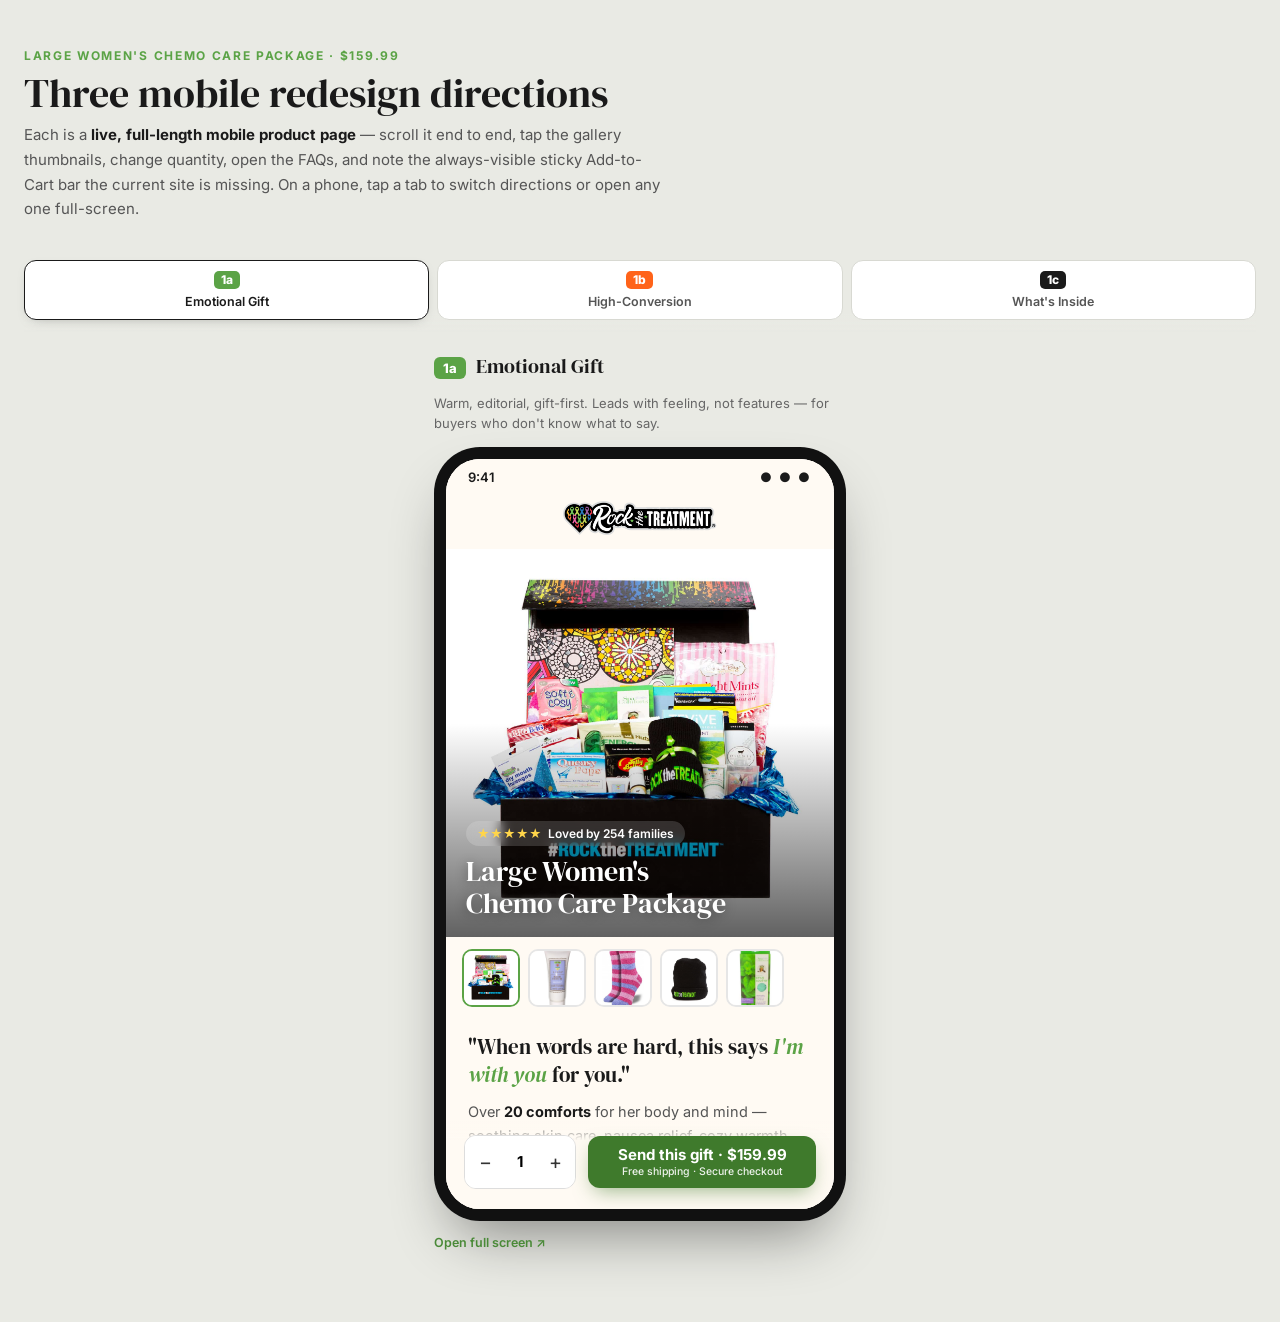
<file: index.html>
<!DOCTYPE html>
<html lang="en">
<head>
<meta charset="utf-8">
<meta name="viewport" content="width=device-width, initial-scale=1, viewport-fit=cover">
<title>Large Women's Chemo — Mobile Redesign Directions · Rock The Treatment</title>
<meta name="description" content="Three conversion-focused mobile redesign directions for the Large Women's Chemo Care Package, viewable side by side.">
<link rel="icon" href="data:image/svg+xml,%3Csvg%20xmlns=%27http://www.w3.org/2000/svg%27%20viewBox=%270%200%20100%20100%27%3E%3Crect%20width=%27100%27%20height=%27100%27%20rx=%2720%27%20fill=%27%235ba346%27/%3E%3Ctext%20x=%2750%27%20y=%2764%27%20font-family=%27Georgia,serif%27%20font-size=%2734%27%20font-weight=%27700%27%20text-anchor=%27middle%27%20fill=%27%23fff%27%3ERTT%3C/text%3E%3C/svg%3E">
<link rel="preconnect" href="https://fonts.googleapis.com">
<link rel="preconnect" href="https://fonts.gstatic.com" crossorigin>
<link href="https://fonts.googleapis.com/css2?family=DM+Serif+Display&family=Inter:wght@400;500;600;700;800&display=swap" rel="stylesheet">
<style>
  :root{
    --bg:#e9eae4; --ink:#1a1a1a; --muted:#555; --line:#d8d9d2;
    --a:#5ba346; --b:#ff6319; --c:#1a1a1a;
  }
  *{box-sizing:border-box}
  html,body{margin:0}
  body{
    background:var(--bg);
    font-family:'Inter',system-ui,-apple-system,sans-serif;
    color:var(--ink);
    -webkit-font-smoothing:antialiased;
  }
  a{color:var(--a);text-decoration:none}

  .wrap{max-width:1360px;margin:0 auto;padding:48px 24px 72px}

  .eyebrow{font-size:12px;font-weight:700;letter-spacing:.14em;text-transform:uppercase;color:var(--a)}
  h1.title{font-family:'DM Serif Display',Georgia,serif;font-weight:400;font-size:clamp(28px,5vw,40px);line-height:1.1;margin:8px 0 8px}
  .lead{font-size:15px;line-height:1.65;color:var(--muted);margin:0;max-width:640px}
  .lead strong{color:var(--ink)}

  /* Mobile tab switcher — hidden on wide screens where all three show at once. */
  .tabs{
    display:flex;gap:8px;margin:26px 0 20px;position:sticky;top:0;z-index:10;
    padding:12px 0;background:linear-gradient(180deg,var(--bg) 78%,rgba(233,234,228,0));
  }
  .tab{
    flex:1;border:1px solid var(--line);background:#fff;border-radius:12px;
    padding:10px 8px;cursor:pointer;font-family:inherit;text-align:center;line-height:1.15;
  }
  .tab .id{font-weight:800;font-size:12px;color:#fff;background:#999;padding:2px 7px;border-radius:5px;display:inline-block}
  .tab[data-tab="1a"] .id{background:var(--a)}
  .tab[data-tab="1b"] .id{background:var(--b)}
  .tab[data-tab="1c"] .id{background:var(--c)}
  .tab .nm{display:block;font-size:12.5px;font-weight:600;color:#555;margin-top:6px}
  .tab.is-active{border-color:var(--ink);box-shadow:0 4px 14px -8px rgba(0,0,0,.4)}
  .tab.is-active .nm{color:var(--ink)}

  .frames{display:flex;flex-wrap:wrap;gap:40px;justify-content:center}

  .frame{display:flex;flex-direction:column;gap:14px;width:412px;max-width:100%}
  .frame .label{display:flex;align-items:baseline;gap:10px}
  .frame .label .id{font-weight:800;font-size:13px;color:#fff;padding:3px 9px;border-radius:6px}
  .frame[data-panel="1a"] .label .id{background:var(--a)}
  .frame[data-panel="1b"] .label .id{background:var(--b)}
  .frame[data-panel="1c"] .label .id{background:var(--c)}
  .frame .label .nm{font-family:'DM Serif Display',serif;font-size:20px;color:var(--ink)}
  .frame .desc{font-size:13px;line-height:1.5;color:#666;margin:0}

  .device{
    width:100%;background:#111;border-radius:46px;padding:12px;
    box-shadow:0 30px 60px -20px rgba(0,0,0,.45);
  }
  .device iframe{
    width:100%;height:812px;border:0;border-radius:34px;background:#fff;display:block;
  }
  .open{font-size:12.5px;font-weight:600;color:#4a8a38}
  .open:hover{text-decoration:underline}

  /* Phones/tablets: one phone at a time via tabs. */
  @media (max-width:1299px){
    .frames .frame{display:none}
    .frames .frame.is-active{display:flex}
    .device iframe{height:min(760px, calc(100vh - 150px))}
  }
  /* Wide desktop: show all three, hide the tab switcher. */
  @media (min-width:1300px){
    .tabs{display:none}
    .frames .frame{display:flex !important}
  }
  @media (max-width:460px){
    .wrap{padding:32px 14px 56px}
    .device{border-radius:40px;padding:10px}
    .device iframe{border-radius:30px}
  }
</style>
</head>
<body>
<div class="wrap">
  <div class="eyebrow">Large Women's Chemo Care Package · $159.99</div>
  <h1 class="title">Three mobile redesign directions</h1>
  <p class="lead">Each is a <strong>live, full-length mobile product page</strong> — scroll it end to end, tap the gallery thumbnails, change quantity, open the FAQs, and note the always-visible sticky Add-to-Cart bar the current site is missing. On a phone, tap a tab to switch directions or open any one full-screen.</p>

  <div class="tabs" role="tablist" aria-label="Choose a redesign direction">
    <button class="tab is-active" data-tab="1a" role="tab" aria-selected="true"><span class="id">1a</span><span class="nm">Emotional Gift</span></button>
    <button class="tab" data-tab="1b" role="tab" aria-selected="false"><span class="id">1b</span><span class="nm">High-Conversion</span></button>
    <button class="tab" data-tab="1c" role="tab" aria-selected="false"><span class="id">1c</span><span class="nm">What's Inside</span></button>
  </div>

  <div class="frames">
    <div class="frame is-active" data-panel="1a">
      <div class="label"><span class="id">1a</span><span class="nm">Emotional Gift</span></div>
      <p class="desc">Warm, editorial, gift-first. Leads with feeling, not features — for buyers who don't know what to say.</p>
      <div class="device"><iframe src="1a.html" title="1a — Emotional Gift redesign" loading="lazy"></iframe></div>
      <a class="open" href="1a.html" target="_blank" rel="noopener">Open full screen ↗</a>
    </div>

    <div class="frame" data-panel="1b">
      <div class="label"><span class="id">1b</span><span class="nm">High-Conversion</span></div>
      <p class="desc">Punchy and direct. Value stack, live ship-cutoff urgency, price anchoring, bold orange CTA. Built for paid traffic.</p>
      <div class="device"><iframe src="1b.html" title="1b — High-Conversion redesign" loading="lazy"></iframe></div>
      <a class="open" href="1b.html" target="_blank" rel="noopener">Open full screen ↗</a>
    </div>

    <div class="frame" data-panel="1c">
      <div class="label"><span class="id">1c</span><span class="nm">What's Inside</span></div>
      <p class="desc">Transparency as trust. Shows the full haul up front so the $159.99 feels obviously worth it. Calm and confident.</p>
      <div class="device"><iframe src="1c.html" title="1c — What's Inside redesign" loading="lazy"></iframe></div>
      <a class="open" href="1c.html" target="_blank" rel="noopener">Open full screen ↗</a>
    </div>
  </div>
</div>

<script>
  (function(){
    var tabs = document.querySelectorAll('.tab');
    var frames = document.querySelectorAll('.frame');
    tabs.forEach(function(tab){
      tab.addEventListener('click', function(){
        var id = tab.getAttribute('data-tab');
        tabs.forEach(function(t){
          var on = t === tab;
          t.classList.toggle('is-active', on);
          t.setAttribute('aria-selected', on ? 'true' : 'false');
        });
        frames.forEach(function(f){
          f.classList.toggle('is-active', f.getAttribute('data-panel') === id);
        });
      });
    });
  })();
</script>
</body>
</html>
</file>
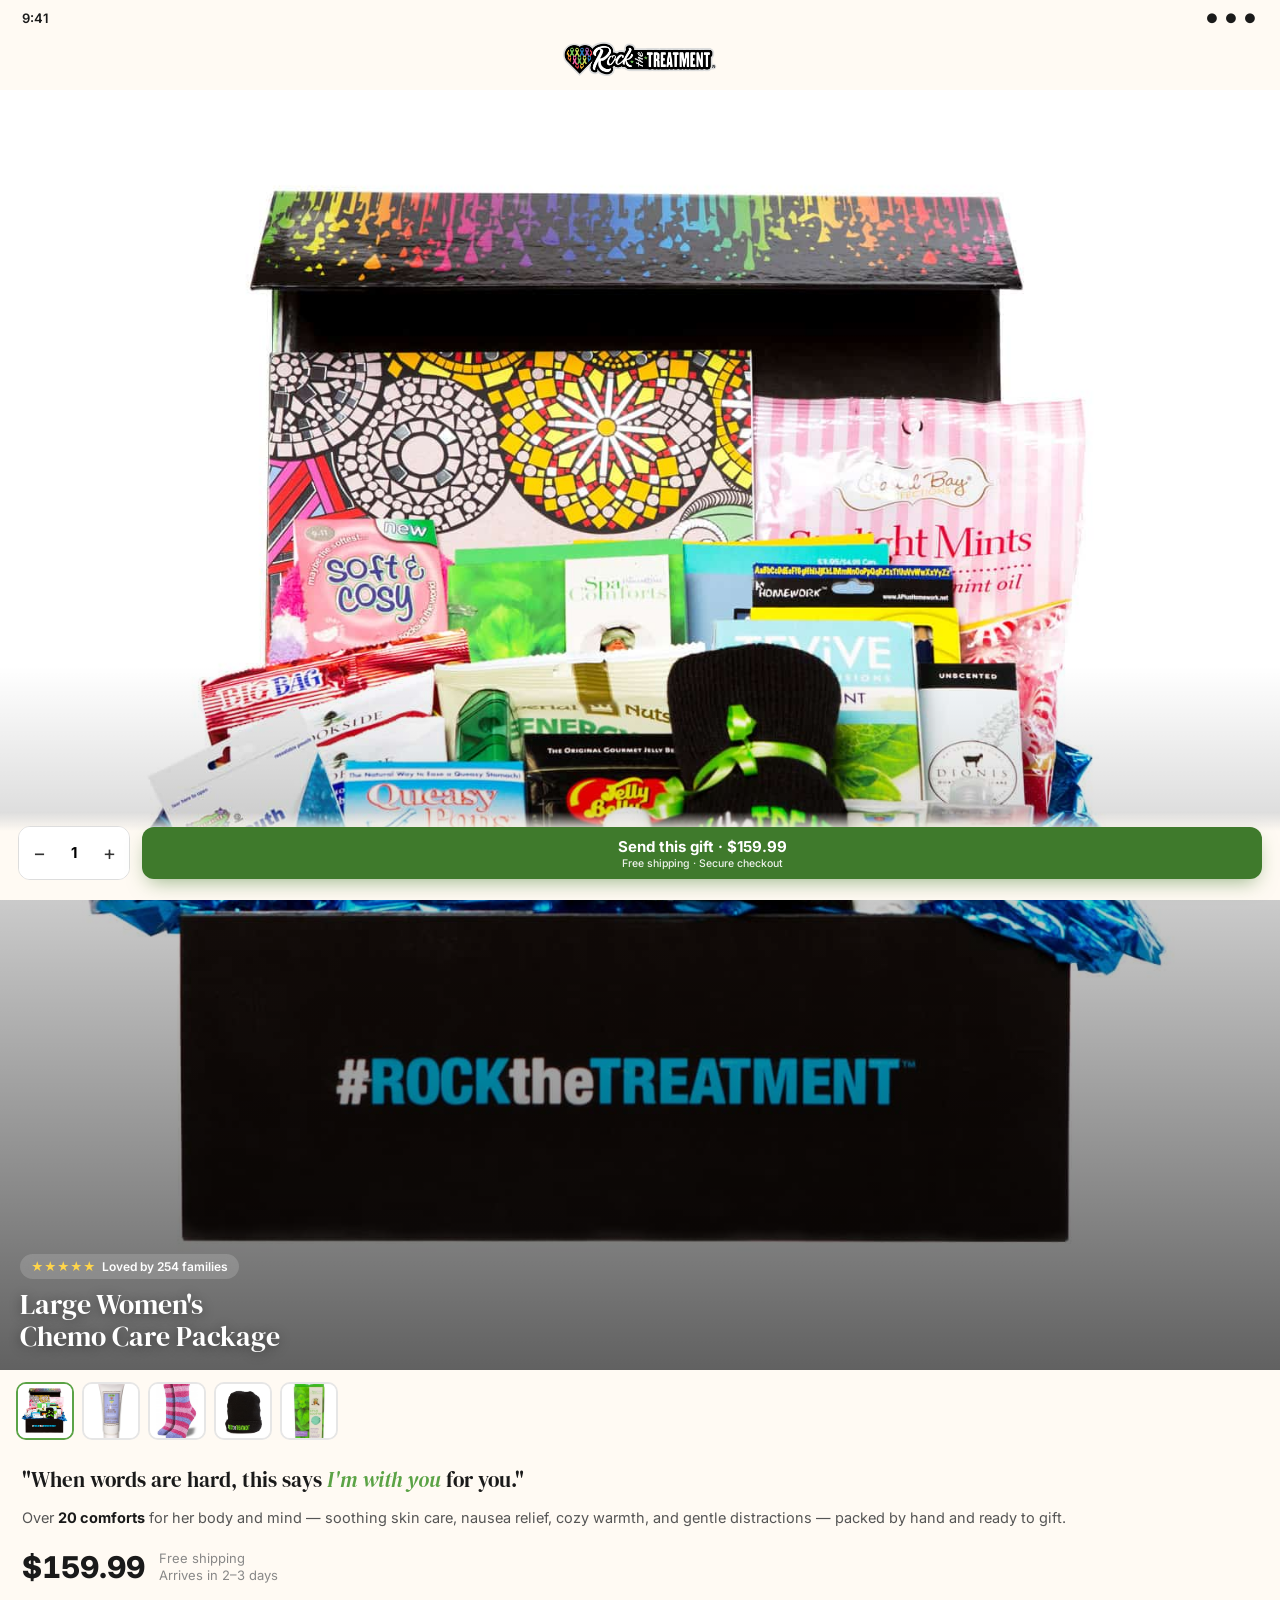
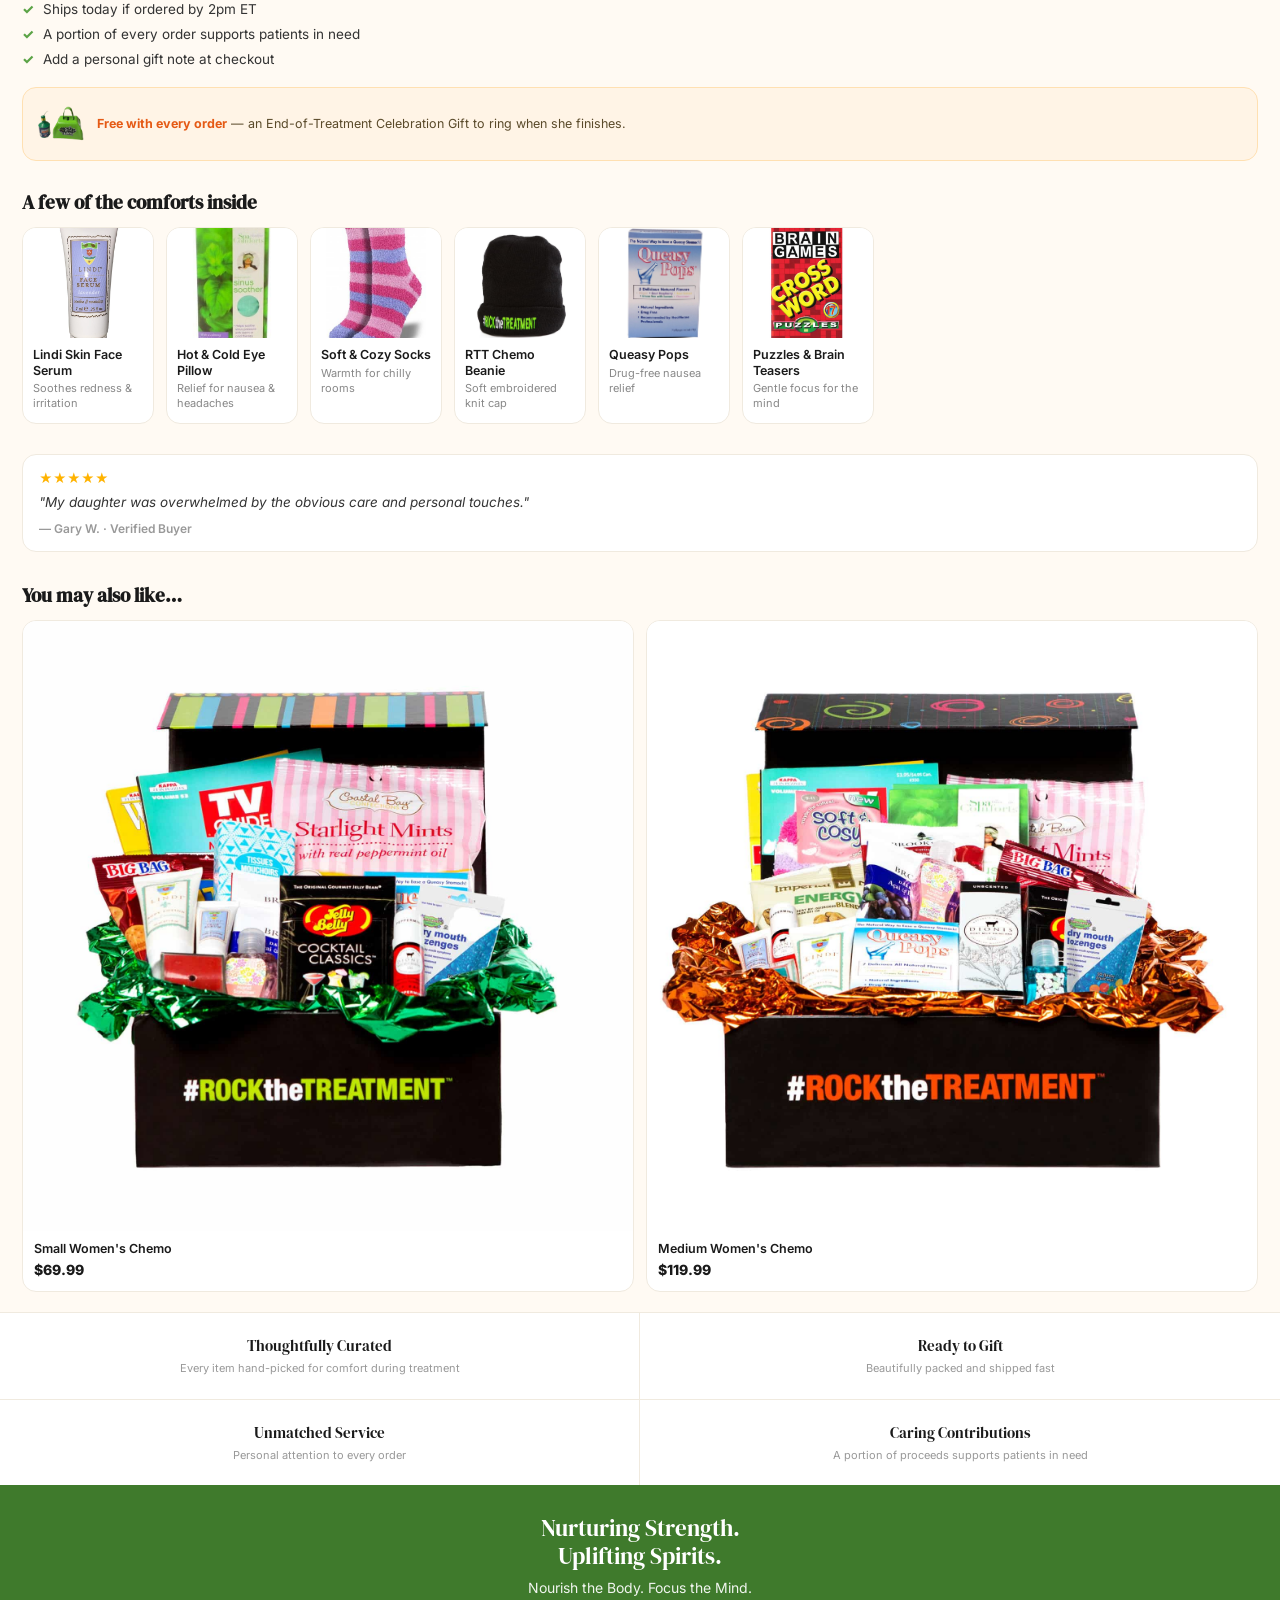
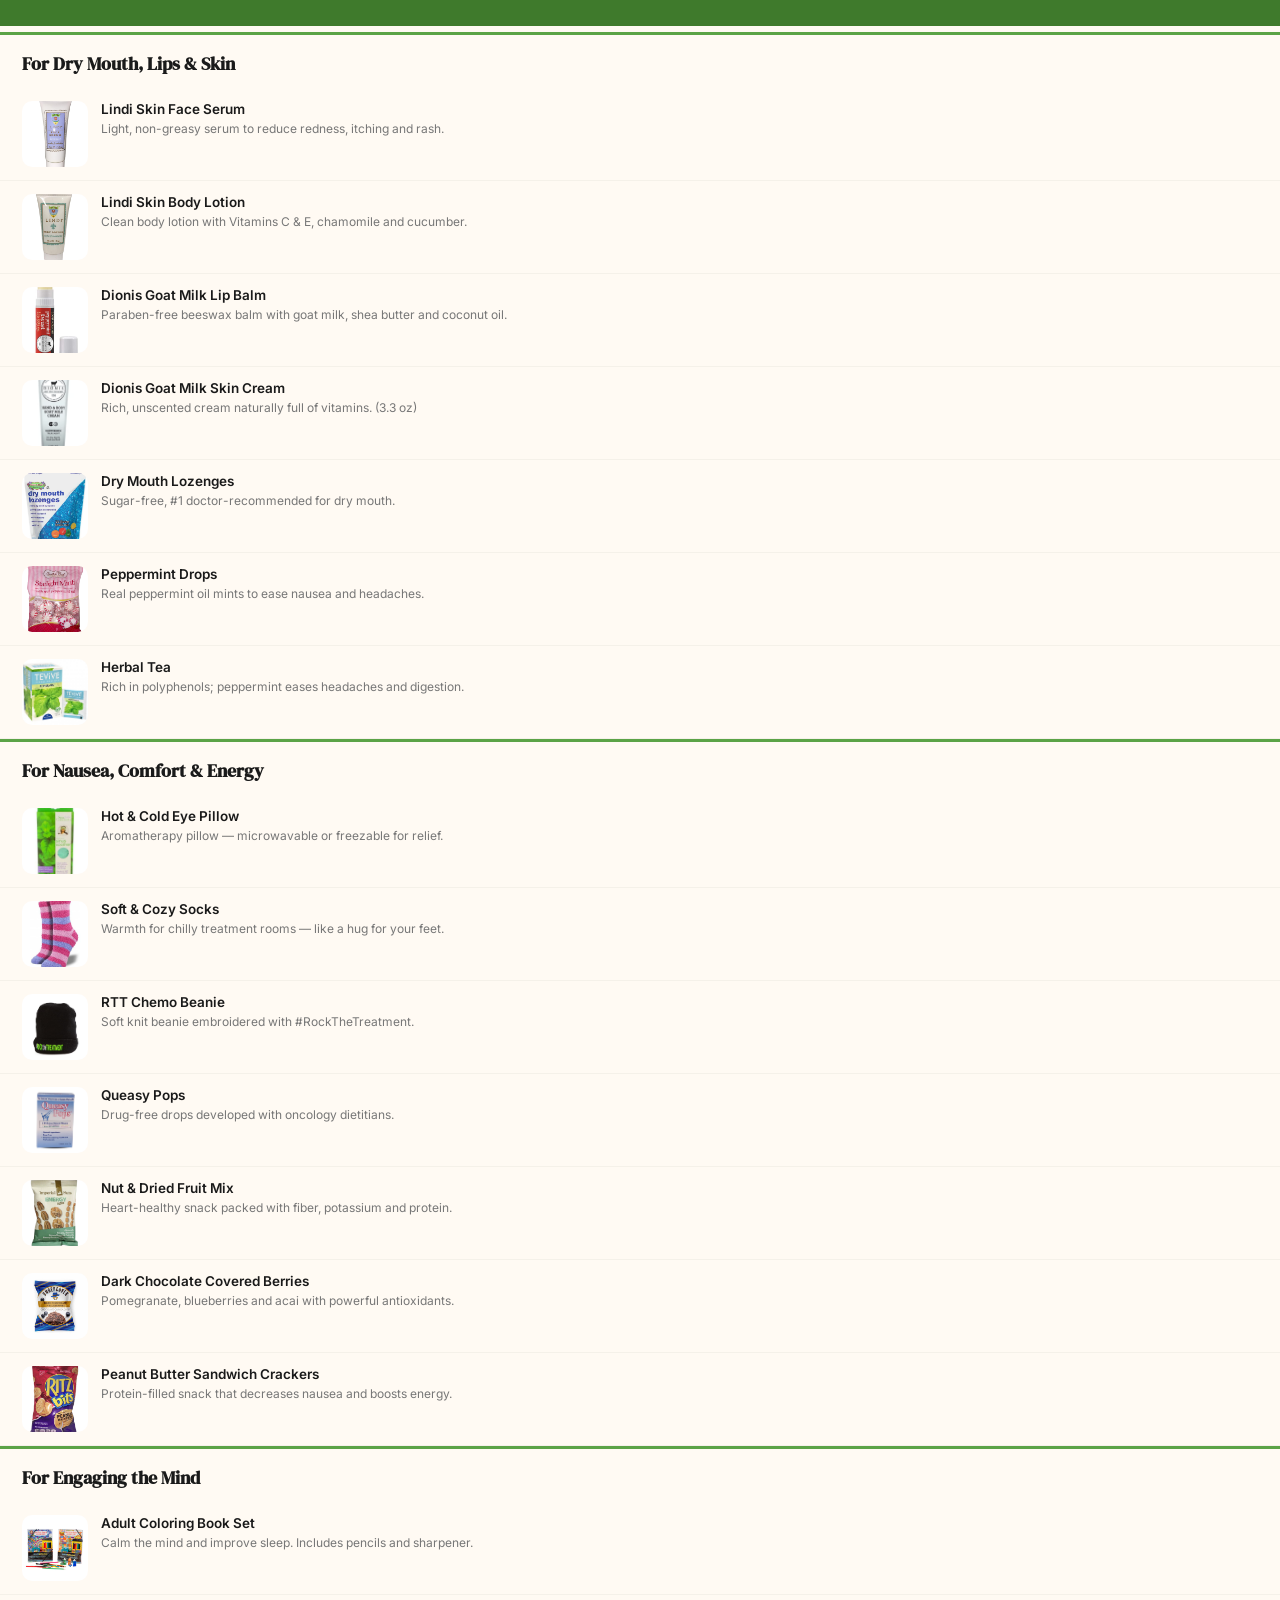
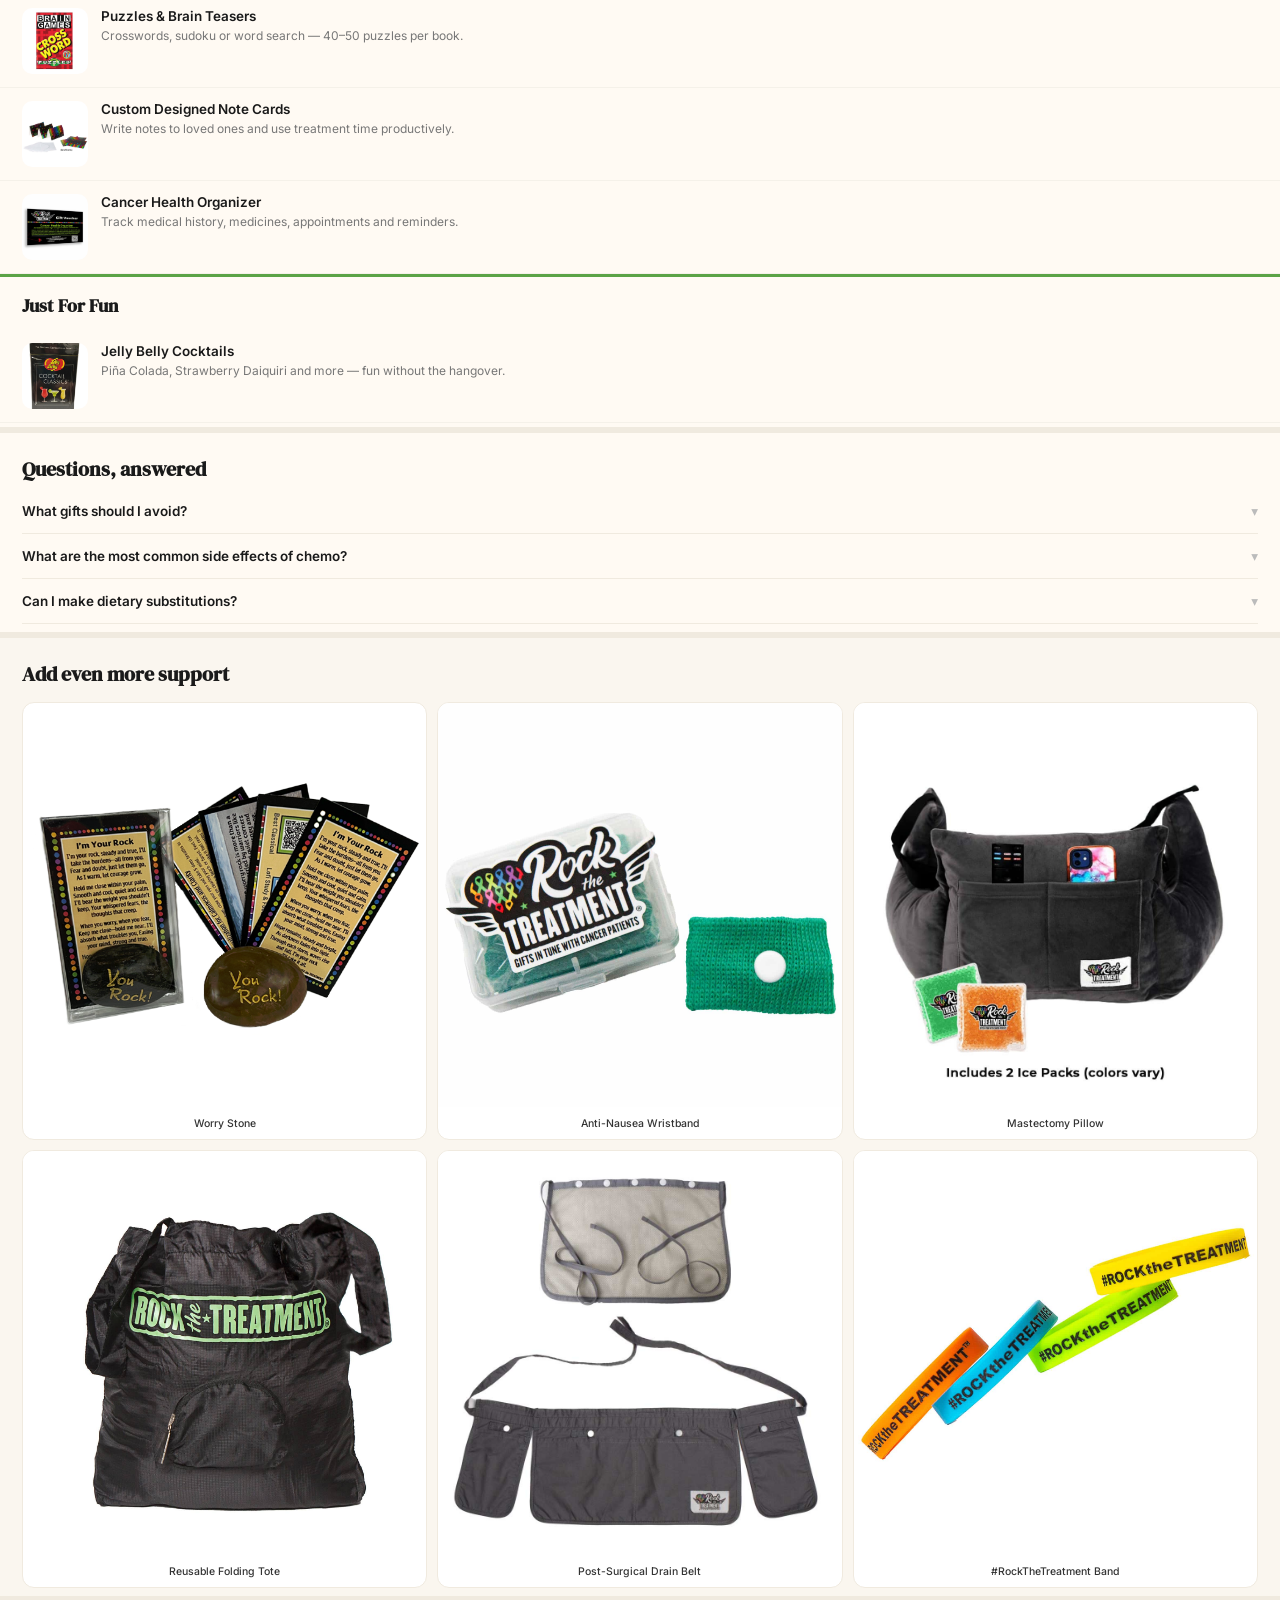
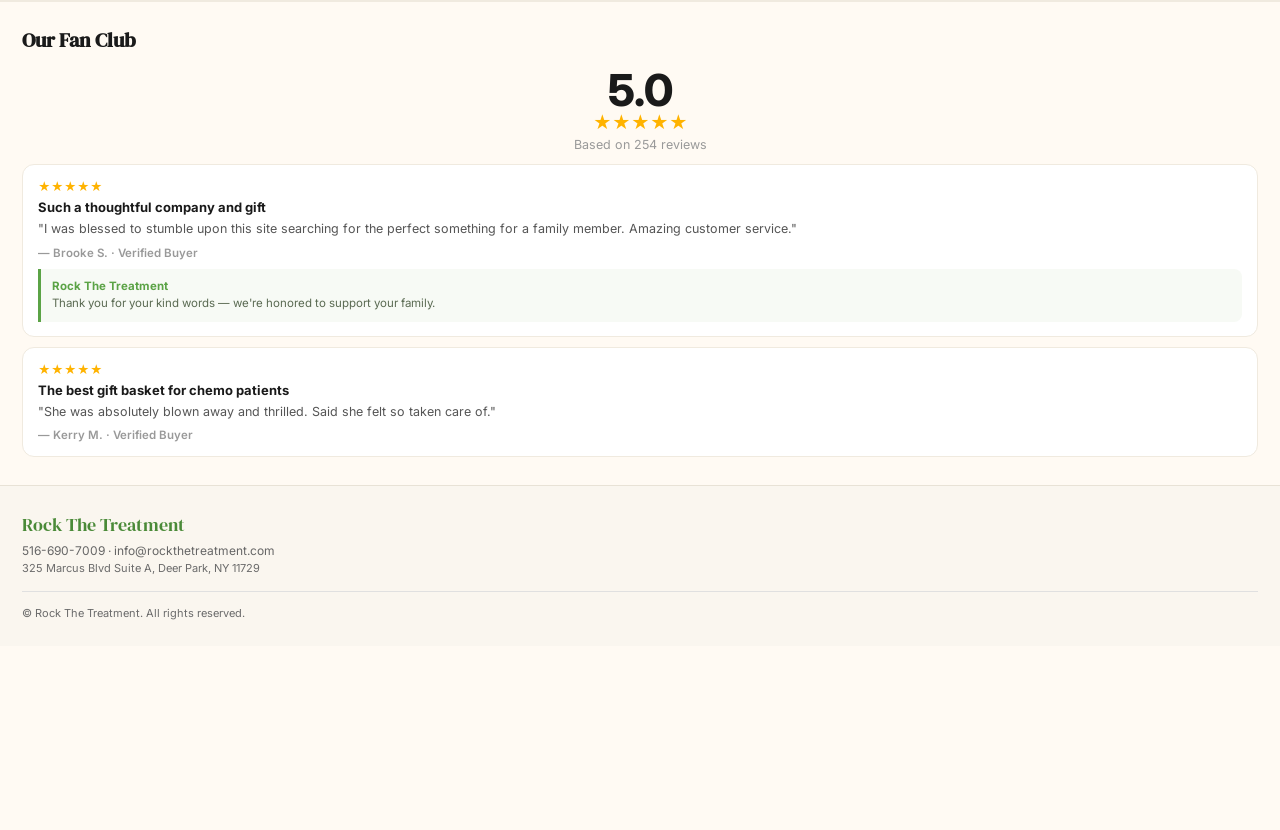
<file: 1a.html>
<!DOCTYPE html>
<html lang="en">
<head>
<meta charset="utf-8">
<meta name="viewport" content="width=device-width, initial-scale=1, viewport-fit=cover">
<title>Large Women's Chemo Care Package · Rock The Treatment</title>
<meta name="description" content="Over 20 hand-picked comforts for body and mind during chemotherapy — soothing skin care, nausea relief, cozy warmth, and gentle distractions. Ready to gift.">
<link rel="icon" href="data:image/svg+xml,%3Csvg%20xmlns=%27http://www.w3.org/2000/svg%27%20viewBox=%270%200%20100%20100%27%3E%3Crect%20width=%27100%27%20height=%27100%27%20rx=%2720%27%20fill=%27%235ba346%27/%3E%3Ctext%20x=%2750%27%20y=%2764%27%20font-family=%27Georgia,serif%27%20font-size=%2734%27%20font-weight=%27700%27%20text-anchor=%27middle%27%20fill=%27%23fff%27%3ERTT%3C/text%3E%3C/svg%3E">
<link rel="preconnect" href="https://fonts.googleapis.com">
<link rel="preconnect" href="https://fonts.gstatic.com" crossorigin>
<link href="https://fonts.googleapis.com/css2?family=DM+Serif+Display&family=Inter:wght@400;500;600;700;800&display=swap" rel="stylesheet">
<link rel="stylesheet" href="product.css">
<style>body{background:#fffaf3}</style>
</head>
<body>
<div class="screen" style="background:#fffaf3">

  <div style="position:sticky;top:0;z-index:5;display:flex;justify-content:space-between;align-items:center;padding:10px 22px 6px;background:#fffaf3;font-size:13px;font-weight:600;color:#1a1a1a">
    <span>9:41</span><span style="letter-spacing:2px">● ● ●</span>
  </div>
  <div style="display:flex;align-items:center;justify-content:center;padding:10px 0 14px;background:#fffaf3">
    <img src="public/assets/uploads/2023/01/RTT.S1.tm_.new-logo.png" alt="Rock The Treatment" style="height:34px">
  </div>

  <div data-gallery>
    <div style="position:relative">
      <img data-main src="public/assets/uploads/2018/04/Women-Large-Chemo-Basket-Main.jpg" alt="Large Women's Chemo Care Package" style="width:100%;display:block;aspect-ratio:1/1;object-fit:cover">
      <div style="position:absolute;inset:0;background:linear-gradient(180deg,rgba(0,0,0,0) 45%,rgba(0,0,0,.62) 100%);pointer-events:none"></div>
      <div style="position:absolute;left:20px;right:20px;bottom:18px;color:#fff;pointer-events:none">
        <div style="display:inline-flex;align-items:center;gap:6px;background:rgba(255,255,255,.16);backdrop-filter:blur(6px);padding:5px 11px;border-radius:20px;font-size:12px;font-weight:600;margin-bottom:10px">
          <span style="color:#ffd54a">★★★★★</span><span>Loved by 254 families</span>
        </div>
        <h1 style="font-family:'DM Serif Display',serif;font-weight:400;font-size:28px;line-height:1.12;margin:0;text-shadow:0 2px 12px rgba(0,0,0,.4)">Large Women's<br>Chemo Care Package</h1>
      </div>
    </div>

    <div style="display:flex;gap:8px;padding:12px 16px;overflow-x:auto">
      <img data-thumb data-selected="true" data-full="public/assets/uploads/2018/04/Women-Large-Chemo-Basket-Main.jpg" src="public/assets/uploads/2018/04/Women-Large-Chemo-Basket-Main.jpg" alt="Care package" style="width:58px;height:58px;object-fit:cover;border-radius:10px;flex:0 0 auto;cursor:pointer">
      <img data-thumb data-full="public/assets/uploads/2019/05/lindi-face-serum.jpg" src="public/assets/uploads/2019/05/lindi-face-serum.jpg" alt="Lindi Skin Face Serum" style="width:58px;height:58px;object-fit:cover;border-radius:10px;flex:0 0 auto;cursor:pointer">
      <img data-thumb data-full="public/assets/uploads/2018/04/fuzzy-socks.jpg" src="public/assets/uploads/2018/04/fuzzy-socks.jpg" alt="Soft & cozy socks" style="width:58px;height:58px;object-fit:cover;border-radius:10px;flex:0 0 auto;cursor:pointer">
      <img data-thumb data-full="public/assets/uploads/2019/07/knit-cap.jpg" src="public/assets/uploads/2019/07/knit-cap.jpg" alt="RTT chemo beanie" style="width:58px;height:58px;object-fit:cover;border-radius:10px;flex:0 0 auto;cursor:pointer">
      <img data-thumb data-full="public/assets/uploads/2019/07/eye-pillow.jpg" src="public/assets/uploads/2019/07/eye-pillow.jpg" alt="Hot & cold eye pillow" style="width:58px;height:58px;object-fit:cover;border-radius:10px;flex:0 0 auto;cursor:pointer">
    </div>
  </div>

  <div style="padding:6px 22px 20px">
    <p style="font-family:'DM Serif Display',serif;font-size:21px;line-height:1.32;color:#1a1a1a;margin:8px 0 0">"When words are hard, this says <em style="color:#5ba346;font-style:italic">I'm with you</em> for you."</p>
    <p style="font-family:'Inter';font-size:14.5px;line-height:1.62;color:#555;margin:12px 0 0">Over <strong style="color:#1a1a1a">20 comforts</strong> for her body and mind — soothing skin care, nausea relief, cozy warmth, and gentle distractions — packed by hand and ready to gift.</p>

    <div style="display:flex;align-items:center;gap:14px;margin:20px 0 4px">
      <div style="font-family:'Inter';font-weight:800;font-size:30px;color:#1a1a1a;font-variant-numeric:tabular-nums">$159.99</div>
      <div style="font-family:'Inter';font-size:13px;color:#888;line-height:1.35">Free shipping<br>Arrives in 2–3 days</div>
    </div>

    <div style="display:flex;flex-direction:column;gap:9px;margin-top:16px">
      <div style="display:flex;align-items:center;gap:9px;font-size:13.5px;color:#333"><span style="color:#5ba346;font-weight:800">✓</span>Ships today if ordered by 2pm ET</div>
      <div style="display:flex;align-items:center;gap:9px;font-size:13.5px;color:#333"><span style="color:#5ba346;font-weight:800">✓</span>A portion of every order supports patients in need</div>
      <div style="display:flex;align-items:center;gap:9px;font-size:13.5px;color:#333"><span style="color:#5ba346;font-weight:800">✓</span>Add a personal gift note at checkout</div>
    </div>

    <div style="display:flex;align-items:center;gap:13px;background:#fff4e6;border:1px solid #ffe0b2;border-radius:14px;padding:13px 15px;margin-top:20px">
      <img src="public/assets/uploads/2023/06/bell.png" alt="Celebration bell" style="width:46px;height:46px;object-fit:contain;flex:0 0 auto">
      <div style="font-size:12.5px;line-height:1.45;color:#5a4a2a"><strong style="color:#e55a15">Free with every order</strong> — an End-of-Treatment Celebration Gift to ring when she finishes.</div>
    </div>

    <h2 style="font-family:'DM Serif Display',serif;font-size:19px;color:#1a1a1a;margin:28px 0 12px">A few of the comforts inside</h2>
    <div style="display:flex;gap:12px;overflow-x:auto;padding-bottom:6px">
      <div style="flex:0 0 132px;background:#fff;border:1px solid #f0eadf;border-radius:14px;overflow:hidden"><img src="public/assets/uploads/2019/05/lindi-face-serum.jpg" alt="Lindi Skin Face Serum" style="width:100%;height:110px;object-fit:cover;display:block"><div style="padding:9px 10px 12px"><div style="font-size:12.5px;font-weight:600;color:#1a1a1a;line-height:1.25">Lindi Skin Face Serum</div><div style="font-size:11px;color:#888;line-height:1.35;margin-top:3px">Soothes redness & irritation</div></div></div>
      <div style="flex:0 0 132px;background:#fff;border:1px solid #f0eadf;border-radius:14px;overflow:hidden"><img src="public/assets/uploads/2019/07/eye-pillow.jpg" alt="Hot & Cold Eye Pillow" style="width:100%;height:110px;object-fit:cover;display:block"><div style="padding:9px 10px 12px"><div style="font-size:12.5px;font-weight:600;color:#1a1a1a;line-height:1.25">Hot & Cold Eye Pillow</div><div style="font-size:11px;color:#888;line-height:1.35;margin-top:3px">Relief for nausea & headaches</div></div></div>
      <div style="flex:0 0 132px;background:#fff;border:1px solid #f0eadf;border-radius:14px;overflow:hidden"><img src="public/assets/uploads/2018/04/fuzzy-socks.jpg" alt="Soft & Cozy Socks" style="width:100%;height:110px;object-fit:cover;display:block"><div style="padding:9px 10px 12px"><div style="font-size:12.5px;font-weight:600;color:#1a1a1a;line-height:1.25">Soft & Cozy Socks</div><div style="font-size:11px;color:#888;line-height:1.35;margin-top:3px">Warmth for chilly rooms</div></div></div>
      <div style="flex:0 0 132px;background:#fff;border:1px solid #f0eadf;border-radius:14px;overflow:hidden"><img src="public/assets/uploads/2019/07/knit-cap.jpg" alt="RTT Chemo Beanie" style="width:100%;height:110px;object-fit:cover;display:block"><div style="padding:9px 10px 12px"><div style="font-size:12.5px;font-weight:600;color:#1a1a1a;line-height:1.25">RTT Chemo Beanie</div><div style="font-size:11px;color:#888;line-height:1.35;margin-top:3px">Soft embroidered knit cap</div></div></div>
      <div style="flex:0 0 132px;background:#fff;border:1px solid #f0eadf;border-radius:14px;overflow:hidden"><img src="public/assets/uploads/2019/05/queasy-pops.jpg" alt="Queasy Pops" style="width:100%;height:110px;object-fit:cover;display:block"><div style="padding:9px 10px 12px"><div style="font-size:12.5px;font-weight:600;color:#1a1a1a;line-height:1.25">Queasy Pops</div><div style="font-size:11px;color:#888;line-height:1.35;margin-top:3px">Drug-free nausea relief</div></div></div>
      <div style="flex:0 0 132px;background:#fff;border:1px solid #f0eadf;border-radius:14px;overflow:hidden"><img src="public/assets/uploads/2023/04/Puzzle-Book.jpg" alt="Puzzles & Brain Teasers" style="width:100%;height:110px;object-fit:cover;display:block"><div style="padding:9px 10px 12px"><div style="font-size:12.5px;font-weight:600;color:#1a1a1a;line-height:1.25">Puzzles & Brain Teasers</div><div style="font-size:11px;color:#888;line-height:1.35;margin-top:3px">Gentle focus for the mind</div></div></div>
    </div>

    <div style="background:#fff;border:1px solid #f0eadf;border-radius:14px;padding:15px 16px;margin-top:24px">
      <div style="color:#ffb300;font-size:13px">★★★★★</div>
      <p style="font-size:13.5px;line-height:1.55;color:#333;margin:6px 0 0;font-style:italic">"My daughter was overwhelmed by the obvious care and personal touches."</p>
      <div style="font-size:12px;color:#999;margin-top:8px;font-weight:600">— Gary W. · Verified Buyer</div>
    </div>

    <h2 style="font-family:'DM Serif Display',serif;font-size:19px;color:#1a1a1a;margin:30px 0 12px">You may also like…</h2>
    <div style="display:grid;grid-template-columns:1fr 1fr;gap:12px">
      <a href="https://www.rockthetreatment.com/womens-small-chemo-basket/" style="border:1px solid #f0eadf;border-radius:14px;overflow:hidden;background:#fff;display:block"><img src="public/assets/uploads/2019/05/Womens-Chemo-Small-Care-Package-Main.jpg" alt="Small Women's Chemo Care Package" style="width:100%;aspect-ratio:1/1;object-fit:cover;display:block"><div style="padding:10px 11px 13px"><div style="font-size:12.5px;font-weight:600;color:#1a1a1a;line-height:1.3">Small Women's Chemo</div><div style="font-size:14px;font-weight:800;color:#1a1a1a;margin-top:4px">$69.99</div></div></a>
      <a href="https://www.rockthetreatment.com/womens-medium-chemo-basket/" style="border:1px solid #f0eadf;border-radius:14px;overflow:hidden;background:#fff;display:block"><img src="public/assets/uploads/2018/04/Women-Medium-Chemo-Basket-Main.jpg" alt="Medium Women's Chemo Care Package" style="width:100%;aspect-ratio:1/1;object-fit:cover;display:block"><div style="padding:10px 11px 13px"><div style="font-size:12.5px;font-weight:600;color:#1a1a1a;line-height:1.3">Medium Women's Chemo</div><div style="font-size:14px;font-weight:800;color:#1a1a1a;margin-top:4px">$119.99</div></div></a>
    </div>
  </div>

  <div style="display:grid;grid-template-columns:1fr 1fr;background:#fff;border-top:1px solid #f0eadf">
    <div style="padding:22px 16px;text-align:center;border-right:1px solid #f0eadf;border-bottom:1px solid #f0eadf"><div style="font-family:'DM Serif Display',serif;font-size:15px;color:#1a1a1a">Thoughtfully Curated</div><div style="font-size:11px;color:#999;line-height:1.4;margin-top:5px">Every item hand-picked for comfort during treatment</div></div>
    <div style="padding:22px 16px;text-align:center;border-bottom:1px solid #f0eadf"><div style="font-family:'DM Serif Display',serif;font-size:15px;color:#1a1a1a">Ready to Gift</div><div style="font-size:11px;color:#999;line-height:1.4;margin-top:5px">Beautifully packed and shipped fast</div></div>
    <div style="padding:22px 16px;text-align:center;border-right:1px solid #f0eadf"><div style="font-family:'DM Serif Display',serif;font-size:15px;color:#1a1a1a">Unmatched Service</div><div style="font-size:11px;color:#999;line-height:1.4;margin-top:5px">Personal attention to every order</div></div>
    <div style="padding:22px 16px;text-align:center"><div style="font-family:'DM Serif Display',serif;font-size:15px;color:#1a1a1a">Caring Contributions</div><div style="font-size:11px;color:#999;line-height:1.4;margin-top:5px">A portion of proceeds supports patients in need</div></div>
  </div>

  <div style="background:#3f7a2c;color:#fff;text-align:center;padding:30px 22px"><h2 style="font-family:'DM Serif Display',serif;font-weight:400;font-size:23px;line-height:1.2;margin:0">Nurturing Strength.<br>Uplifting Spirits.</h2><p style="font-size:14px;opacity:.92;margin:9px 0 0">Nourish the Body. Focus the Mind.</p></div>

  <div style="padding:6px 0 4px">
    <div style="background:#fffaf3;border-top:3px solid #5ba346;padding:16px 22px 12px"><h2 style="font-family:'DM Serif Display',serif;font-size:18px;color:#1a1a1a;margin:0">For Dry Mouth, Lips &amp; Skin</h2></div>
    <div style="display:flex;flex-direction:column">
      <div style="display:flex;gap:13px;padding:13px 22px;border-bottom:1px solid #f5f1e9"><img src="public/assets/uploads/2019/05/lindi-face-serum.jpg" alt="Lindi Skin Face Serum" style="width:66px;height:66px;object-fit:cover;border-radius:10px;flex:0 0 auto"><div><div style="font-size:13.5px;font-weight:600;color:#1a1a1a">Lindi Skin Face Serum</div><div style="font-size:12px;line-height:1.45;color:#777;margin-top:3px">Light, non-greasy serum to reduce redness, itching and rash.</div></div></div>
      <div style="display:flex;gap:13px;padding:13px 22px;border-bottom:1px solid #f5f1e9"><img src="public/assets/uploads/2019/05/lindi-body-lotion.jpg" alt="Lindi Skin Body Lotion" style="width:66px;height:66px;object-fit:cover;border-radius:10px;flex:0 0 auto"><div><div style="font-size:13.5px;font-weight:600;color:#1a1a1a">Lindi Skin Body Lotion</div><div style="font-size:12px;line-height:1.45;color:#777;margin-top:3px">Clean body lotion with Vitamins C &amp; E, chamomile and cucumber.</div></div></div>
      <div style="display:flex;gap:13px;padding:13px 22px;border-bottom:1px solid #f5f1e9"><img src="public/assets/uploads/2019/07/lip-care.jpg" alt="Dionis Goat Milk Lip Balm" style="width:66px;height:66px;object-fit:cover;border-radius:10px;flex:0 0 auto"><div><div style="font-size:13.5px;font-weight:600;color:#1a1a1a">Dionis Goat Milk Lip Balm</div><div style="font-size:12px;line-height:1.45;color:#777;margin-top:3px">Paraben-free beeswax balm with goat milk, shea butter and coconut oil.</div></div></div>
      <div style="display:flex;gap:13px;padding:13px 22px;border-bottom:1px solid #f5f1e9"><img src="public/assets/uploads/2019/05/dionis-hand-cream-.png" alt="Dionis Goat Milk Skin Cream" style="width:66px;height:66px;object-fit:cover;border-radius:10px;flex:0 0 auto"><div><div style="font-size:13.5px;font-weight:600;color:#1a1a1a">Dionis Goat Milk Skin Cream</div><div style="font-size:12px;line-height:1.45;color:#777;margin-top:3px">Rich, unscented cream naturally full of vitamins. (3.3 oz)</div></div></div>
      <div style="display:flex;gap:13px;padding:13px 22px;border-bottom:1px solid #f5f1e9"><img src="public/assets/uploads/2019/05/10-dry-mouth-lozenges.jpg" alt="Dry Mouth Lozenges" style="width:66px;height:66px;object-fit:cover;border-radius:10px;flex:0 0 auto"><div><div style="font-size:13.5px;font-weight:600;color:#1a1a1a">Dry Mouth Lozenges</div><div style="font-size:12px;line-height:1.45;color:#777;margin-top:3px">Sugar-free, #1 doctor-recommended for dry mouth.</div></div></div>
      <div style="display:flex;gap:13px;padding:13px 22px;border-bottom:1px solid #f5f1e9"><img src="public/assets/uploads/2019/05/peppermint-candy-crop.jpg" alt="Peppermint Drops" style="width:66px;height:66px;object-fit:cover;border-radius:10px;flex:0 0 auto"><div><div style="font-size:13.5px;font-weight:600;color:#1a1a1a">Peppermint Drops</div><div style="font-size:12px;line-height:1.45;color:#777;margin-top:3px">Real peppermint oil mints to ease nausea and headaches.</div></div></div>
      <div style="display:flex;gap:13px;padding:13px 22px;border-bottom:1px solid #f5f1e9"><img src="public/assets/uploads/2019/05/peppermint-tea.jpeg" alt="Herbal Tea" style="width:66px;height:66px;object-fit:cover;border-radius:10px;flex:0 0 auto"><div><div style="font-size:13.5px;font-weight:600;color:#1a1a1a">Herbal Tea</div><div style="font-size:12px;line-height:1.45;color:#777;margin-top:3px">Rich in polyphenols; peppermint eases headaches and digestion.</div></div></div>
    </div>
    <div style="background:#fffaf3;border-top:3px solid #5ba346;padding:16px 22px 12px"><h2 style="font-family:'DM Serif Display',serif;font-size:18px;color:#1a1a1a;margin:0">For Nausea, Comfort &amp; Energy</h2></div>
    <div style="display:flex;flex-direction:column">
      <div style="display:flex;gap:13px;padding:13px 22px;border-bottom:1px solid #f5f1e9"><img src="public/assets/uploads/2019/07/eye-pillow.jpg" alt="Hot & Cold Eye Pillow" style="width:66px;height:66px;object-fit:cover;border-radius:10px;flex:0 0 auto"><div><div style="font-size:13.5px;font-weight:600;color:#1a1a1a">Hot &amp; Cold Eye Pillow</div><div style="font-size:12px;line-height:1.45;color:#777;margin-top:3px">Aromatherapy pillow — microwavable or freezable for relief.</div></div></div>
      <div style="display:flex;gap:13px;padding:13px 22px;border-bottom:1px solid #f5f1e9"><img src="public/assets/uploads/2018/04/fuzzy-socks.jpg" alt="Soft & Cozy Socks" style="width:66px;height:66px;object-fit:cover;border-radius:10px;flex:0 0 auto"><div><div style="font-size:13.5px;font-weight:600;color:#1a1a1a">Soft &amp; Cozy Socks</div><div style="font-size:12px;line-height:1.45;color:#777;margin-top:3px">Warmth for chilly treatment rooms — like a hug for your feet.</div></div></div>
      <div style="display:flex;gap:13px;padding:13px 22px;border-bottom:1px solid #f5f1e9"><img src="public/assets/uploads/2019/07/knit-cap.jpg" alt="RTT Chemo Beanie" style="width:66px;height:66px;object-fit:cover;border-radius:10px;flex:0 0 auto"><div><div style="font-size:13.5px;font-weight:600;color:#1a1a1a">RTT Chemo Beanie</div><div style="font-size:12px;line-height:1.45;color:#777;margin-top:3px">Soft knit beanie embroidered with #RockTheTreatment.</div></div></div>
      <div style="display:flex;gap:13px;padding:13px 22px;border-bottom:1px solid #f5f1e9"><img src="public/assets/uploads/2019/05/queasy-pops.jpg" alt="Queasy Pops" style="width:66px;height:66px;object-fit:cover;border-radius:10px;flex:0 0 auto"><div><div style="font-size:13.5px;font-weight:600;color:#1a1a1a">Queasy Pops</div><div style="font-size:12px;line-height:1.45;color:#777;margin-top:3px">Drug-free drops developed with oncology dietitians.</div></div></div>
      <div style="display:flex;gap:13px;padding:13px 22px;border-bottom:1px solid #f5f1e9"><img src="public/assets/uploads/2019/07/nuts.jpg" alt="Nut & Dried Fruit Mix" style="width:66px;height:66px;object-fit:cover;border-radius:10px;flex:0 0 auto"><div><div style="font-size:13.5px;font-weight:600;color:#1a1a1a">Nut &amp; Dried Fruit Mix</div><div style="font-size:12px;line-height:1.45;color:#777;margin-top:3px">Heart-healthy snack packed with fiber, potassium and protein.</div></div></div>
      <div style="display:flex;gap:13px;padding:13px 22px;border-bottom:1px solid #f5f1e9"><img src="public/assets/uploads/2023/04/Copy-of-Drk-Choc-and-Berries.jpeg" alt="Dark Chocolate Covered Berries" style="width:66px;height:66px;object-fit:cover;border-radius:10px;flex:0 0 auto"><div><div style="font-size:13.5px;font-weight:600;color:#1a1a1a">Dark Chocolate Covered Berries</div><div style="font-size:12px;line-height:1.45;color:#777;margin-top:3px">Pomegranate, blueberries and acai with powerful antioxidants.</div></div></div>
      <div style="display:flex;gap:13px;padding:13px 22px;border-bottom:1px solid #f5f1e9"><img src="public/assets/uploads/2019/05/peanut-butter-crackers-crop.jpg" alt="Peanut Butter Sandwich Crackers" style="width:66px;height:66px;object-fit:cover;border-radius:10px;flex:0 0 auto"><div><div style="font-size:13.5px;font-weight:600;color:#1a1a1a">Peanut Butter Sandwich Crackers</div><div style="font-size:12px;line-height:1.45;color:#777;margin-top:3px">Protein-filled snack that decreases nausea and boosts energy.</div></div></div>
    </div>
    <div style="background:#fffaf3;border-top:3px solid #5ba346;padding:16px 22px 12px"><h2 style="font-family:'DM Serif Display',serif;font-size:18px;color:#1a1a1a;margin:0">For Engaging the Mind</h2></div>
    <div style="display:flex;flex-direction:column">
      <div style="display:flex;gap:13px;padding:13px 22px;border-bottom:1px solid #f5f1e9"><img src="public/assets/uploads/2018/04/Copy-of-distractivities.jpg" alt="Adult Coloring Book Set" style="width:66px;height:66px;object-fit:cover;border-radius:10px;flex:0 0 auto"><div><div style="font-size:13.5px;font-weight:600;color:#1a1a1a">Adult Coloring Book Set</div><div style="font-size:12px;line-height:1.45;color:#777;margin-top:3px">Calm the mind and improve sleep. Includes pencils and sharpener.</div></div></div>
      <div style="display:flex;gap:13px;padding:13px 22px;border-bottom:1px solid #f5f1e9"><img src="public/assets/uploads/2023/04/Puzzle-Book.jpg" alt="Puzzles & Brain Teasers" style="width:66px;height:66px;object-fit:cover;border-radius:10px;flex:0 0 auto"><div><div style="font-size:13.5px;font-weight:600;color:#1a1a1a">Puzzles &amp; Brain Teasers</div><div style="font-size:12px;line-height:1.45;color:#777;margin-top:3px">Crosswords, sudoku or word search — 40–50 puzzles per book.</div></div></div>
      <div style="display:flex;gap:13px;padding:13px 22px;border-bottom:1px solid #f5f1e9"><img src="public/assets/uploads/2020/07/Copy-of-note-cards-w-env.jpg" alt="Custom Designed Note Cards" style="width:66px;height:66px;object-fit:cover;border-radius:10px;flex:0 0 auto"><div><div style="font-size:13.5px;font-weight:600;color:#1a1a1a">Custom Designed Note Cards</div><div style="font-size:12px;line-height:1.45;color:#777;margin-top:3px">Write notes to loved ones and use treatment time productively.</div></div></div>
      <div style="display:flex;gap:13px;padding:13px 22px;border-bottom:1px solid #f5f1e9"><img src="public/assets/uploads/2021/07/Cancer-Organizer-Card-with-QRcardwhite.jpg" alt="Cancer Health Organizer" style="width:66px;height:66px;object-fit:cover;border-radius:10px;flex:0 0 auto"><div><div style="font-size:13.5px;font-weight:600;color:#1a1a1a">Cancer Health Organizer</div><div style="font-size:12px;line-height:1.45;color:#777;margin-top:3px">Track medical history, medicines, appointments and reminders.</div></div></div>
    </div>
    <div style="background:#fffaf3;border-top:3px solid #5ba346;padding:16px 22px 12px"><h2 style="font-family:'DM Serif Display',serif;font-size:18px;color:#1a1a1a;margin:0">Just For Fun</h2></div>
    <div style="display:flex;gap:13px;padding:13px 22px;border-bottom:1px solid #f5f1e9"><img src="public/assets/uploads/2019/05/jelly-belly-cocktail-crop.jpg" alt="Jelly Belly Cocktails" style="width:66px;height:66px;object-fit:cover;border-radius:10px;flex:0 0 auto"><div><div style="font-size:13.5px;font-weight:600;color:#1a1a1a">Jelly Belly Cocktails</div><div style="font-size:12px;line-height:1.45;color:#777;margin-top:3px">Piña Colada, Strawberry Daiquiri and more — fun without the hangover.</div></div></div>
  </div>

  <div style="padding:22px 22px 8px;border-top:6px solid #f0eadf">
    <h2 style="font-family:'DM Serif Display',serif;font-size:20px;color:#1a1a1a;margin:0 0 6px">Questions, answered</h2>
    <div data-faq style="border-bottom:1px solid #f0eadf;padding:14px 0;cursor:pointer"><div style="display:flex;justify-content:space-between;gap:12px;font-size:13.5px;font-weight:600;color:#1a1a1a">What gifts should I avoid?<span class="faq-chevron" data-faq-chevron>▾</span></div><div class="faq-panel" data-faq-panel><p style="font-size:12.5px;line-height:1.55;color:#777;margin:9px 0 0">Avoid flowers (infection risk), strong scents (nausea triggers) and sugary foods. Every item here is safe and doctor-recommended.</p></div></div>
    <div data-faq style="border-bottom:1px solid #f0eadf;padding:14px 0;cursor:pointer"><div style="display:flex;justify-content:space-between;gap:12px;font-size:13.5px;font-weight:600;color:#1a1a1a">What are the most common side effects of chemo?<span class="faq-chevron" data-faq-chevron>▾</span></div><div class="faq-panel" data-faq-panel><p style="font-size:12.5px;line-height:1.55;color:#777;margin:9px 0 0">Nausea, dry mouth, fatigue, skin sensitivity, hair loss and "chemo brain." This package addresses each.</p></div></div>
    <div data-faq style="border-bottom:1px solid #f0eadf;padding:14px 0;cursor:pointer"><div style="display:flex;justify-content:space-between;gap:12px;font-size:13.5px;font-weight:600;color:#1a1a1a">Can I make dietary substitutions?<span class="faq-chevron" data-faq-chevron>▾</span></div><div class="faq-panel" data-faq-panel><p style="font-size:12.5px;line-height:1.55;color:#777;margin:9px 0 0">Yes — sugar-free, vegan, dairy-free, nut-free, gluten-free, kosher and organic. Note your needs at checkout.</p></div></div>
  </div>

  <div style="padding:22px 22px 8px;background:#faf6ef;border-top:6px solid #f0eadf">
    <h2 style="font-family:'DM Serif Display',serif;font-size:20px;color:#1a1a1a;margin:0 0 14px">Add even more support</h2>
    <div style="display:grid;grid-template-columns:1fr 1fr 1fr;gap:10px">
      <a href="https://www.rockthetreatment.com/you-rock-worry-stone-package/" style="background:#fff;border:1px solid #f0eadf;border-radius:12px;overflow:hidden;text-align:center;display:block"><img src="public/assets/uploads/2025/04/YOU-ROCK-Worry-Stone-Package.png" alt="Worry Stone" style="width:100%;aspect-ratio:1/1;object-fit:cover"><div style="font-size:10.5px;font-weight:500;padding:6px 5px 9px;line-height:1.3;color:#333">Worry Stone</div></a>
      <a href="https://www.rockthetreatment.com/anti-nausea-wristband/" style="background:#fff;border:1px solid #f0eadf;border-radius:12px;overflow:hidden;text-align:center;display:block"><img src="public/assets/uploads/2023/08/nausea-wrist-1.jpg" alt="Anti-Nausea Wristband" style="width:100%;aspect-ratio:1/1;object-fit:cover"><div style="font-size:10.5px;font-weight:500;padding:6px 5px 9px;line-height:1.3;color:#333">Anti-Nausea Wristband</div></a>
      <a href="https://www.rockthetreatment.com/mastectomy-pillow/" style="background:#fff;border:1px solid #f0eadf;border-radius:12px;overflow:hidden;text-align:center;display:block"><img src="public/assets/uploads/2024/01/mast-pill-fronticepacks-1.jpg" alt="Mastectomy Pillow" style="width:100%;aspect-ratio:1/1;object-fit:cover"><div style="font-size:10.5px;font-weight:500;padding:6px 5px 9px;line-height:1.3;color:#333">Mastectomy Pillow</div></a>
      <a href="https://www.rockthetreatment.com/reusable-folding-tote-bag/" style="background:#fff;border:1px solid #f0eadf;border-radius:12px;overflow:hidden;text-align:center;display:block"><img src="public/assets/uploads/2020/07/Copy-of-tote-standing-1.jpg" alt="Folding Tote" style="width:100%;aspect-ratio:1/1;object-fit:cover"><div style="font-size:10.5px;font-weight:500;padding:6px 5px 9px;line-height:1.3;color:#333">Reusable Folding Tote</div></a>
      <a href="https://www.rockthetreatment.com/post-surgical-drain-belt-with-shower-bag/" style="background:#fff;border:1px solid #f0eadf;border-radius:12px;overflow:hidden;text-align:center;display:block"><img src="public/assets/uploads/2024/01/belt-and-shower.jpg" alt="Drain Belt" style="width:100%;aspect-ratio:1/1;object-fit:cover"><div style="font-size:10.5px;font-weight:500;padding:6px 5px 9px;line-height:1.3;color:#333">Post-Surgical Drain Belt</div></a>
      <a href="https://www.rockthetreatment.com/wristband/" style="background:#fff;border:1px solid #f0eadf;border-radius:12px;overflow:hidden;text-align:center;display:block"><img src="public/assets/uploads/2020/07/Copy-of-bracelets.jpg" alt="Wristband" style="width:100%;aspect-ratio:1/1;object-fit:cover"><div style="font-size:10.5px;font-weight:500;padding:6px 5px 9px;line-height:1.3;color:#333">#RockTheTreatment Band</div></a>
    </div>
  </div>

  <div style="padding:24px 22px 8px;border-top:6px solid #f0eadf">
    <h2 style="font-family:'DM Serif Display',serif;font-size:20px;color:#1a1a1a;margin:0">Our Fan Club</h2>
    <div style="text-align:center;margin:14px 0 6px"><div style="font-size:44px;font-weight:800;color:#1a1a1a;line-height:1">5.0</div><div style="color:#ffb300;font-size:18px">★★★★★</div><div style="font-size:12.5px;color:#999;margin-top:4px">Based on 254 reviews</div></div>
    <div style="background:#fff;border:1px solid #f0eadf;border-radius:12px;padding:14px 15px;margin-top:12px"><div style="color:#ffb300;font-size:12px">★★★★★</div><div style="font-size:13px;font-weight:700;color:#1a1a1a;margin-top:5px">Such a thoughtful company and gift</div><p style="font-size:12.5px;line-height:1.5;color:#555;margin:5px 0 0">"I was blessed to stumble upon this site searching for the perfect something for a family member. Amazing customer service."</p><div style="font-size:11.5px;color:#999;font-weight:600;margin-top:7px">— Brooke S. · Verified Buyer</div><div style="background:#f7faf5;border-left:3px solid #5ba346;padding:9px 11px;margin-top:9px;border-radius:0 8px 8px 0;font-size:11.5px;line-height:1.5;color:#5a6a52"><strong style="color:#5ba346">Rock The Treatment</strong><br>Thank you for your kind words — we're honored to support your family.</div></div>
    <div style="background:#fff;border:1px solid #f0eadf;border-radius:12px;padding:14px 15px;margin-top:10px"><div style="color:#ffb300;font-size:12px">★★★★★</div><div style="font-size:13px;font-weight:700;color:#1a1a1a;margin-top:5px">The best gift basket for chemo patients</div><p style="font-size:12.5px;line-height:1.5;color:#555;margin:5px 0 0">"She was absolutely blown away and thrilled. Said she felt so taken care of."</p><div style="font-size:11.5px;color:#999;font-weight:600;margin-top:7px">— Kerry M. · Verified Buyer</div></div>
  </div>

  <div style="background:#faf6ef;color:#666;padding:26px 22px;margin-top:20px;border-top:1px solid #e8e2d6">
    <div style="font-family:'DM Serif Display',serif;font-size:18px;color:#4a8a38">Rock The Treatment</div>
    <div style="font-size:12px;margin-top:6px">516-690-7009 · info@rockthetreatment.com</div>
    <div style="font-size:11px;margin-top:3px;color:#6b6b6b">325 Marcus Blvd Suite A, Deer Park, NY 11729</div>
    <div style="font-size:11px;margin-top:16px;padding-top:14px;border-top:1px solid #e0e0e0;color:#6b6b6b">© Rock The Treatment. All rights reserved.</div>
  </div>

  <div style="height:96px"></div>
  <div style="position:sticky;bottom:0;background:linear-gradient(180deg,rgba(255,250,243,0),#fffaf3 22%);padding:14px 18px 20px">
    <div style="display:flex;align-items:center;justify-content:space-between;gap:12px">
      <div data-qty style="display:flex;align-items:center;border:1px solid #ddd;border-radius:12px;background:#fff;overflow:hidden;flex:0 0 auto">
        <button data-qty-dec aria-label="Decrease quantity" style="width:40px;height:52px;border:none;background:#fff;font-size:20px;color:#333;cursor:pointer">−</button>
        <span data-qty-value style="width:30px;text-align:center;font-weight:700;font-size:15px">1</span>
        <button data-qty-inc aria-label="Increase quantity" style="width:40px;height:52px;border:none;background:#fff;font-size:20px;color:#333;cursor:pointer">+</button>
      </div>
      <a href="https://www.rockthetreatment.com/?add-to-cart=248" style="flex:1;display:flex;flex-direction:column;align-items:center;justify-content:center;height:52px;background:#3f7a2c;color:#fff;border-radius:12px;font-weight:700;font-size:15px;box-shadow:0 8px 20px -6px rgba(63,122,44,.55)">Send this gift · $159.99<span style="font-size:10.5px;font-weight:500;opacity:.9;margin-top:1px">Free shipping · Secure checkout</span></a>
    </div>
  </div>

</div>
<script src="app.js"></script>
</body>
</html>
</file>
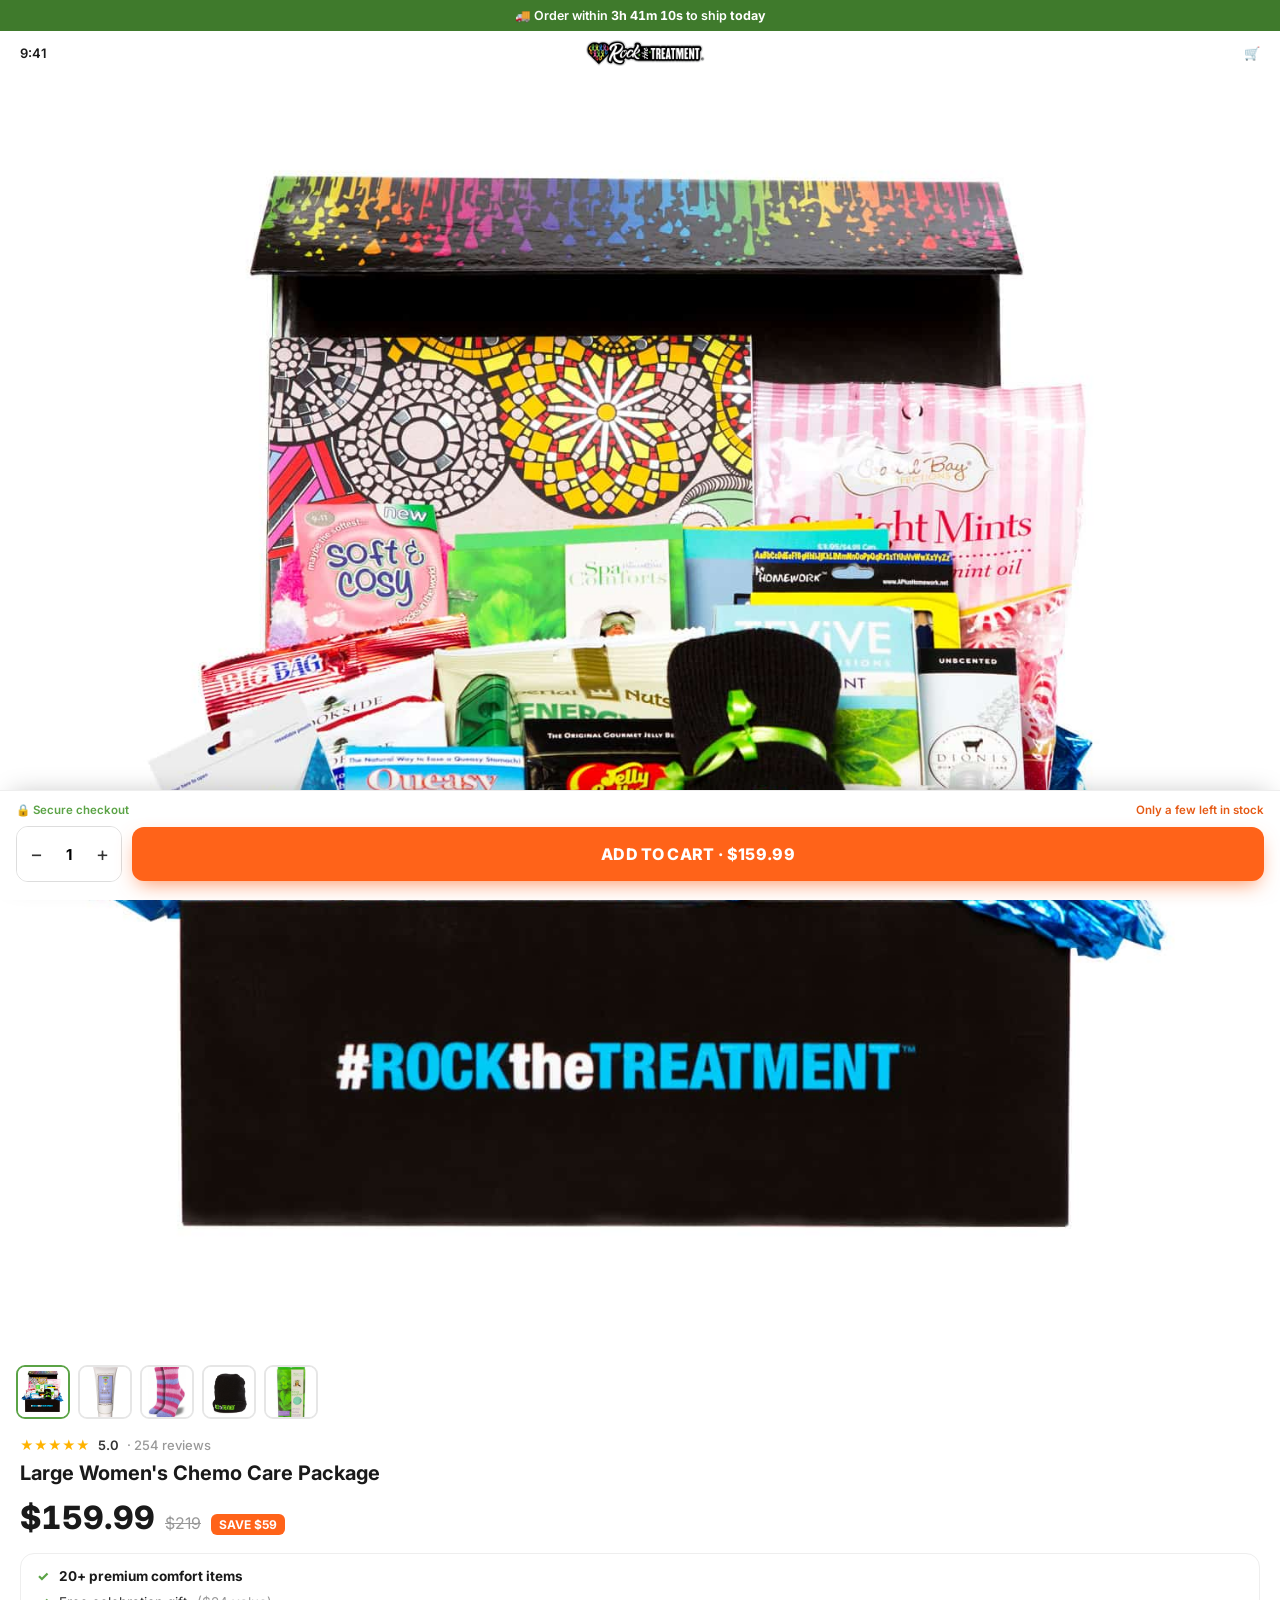
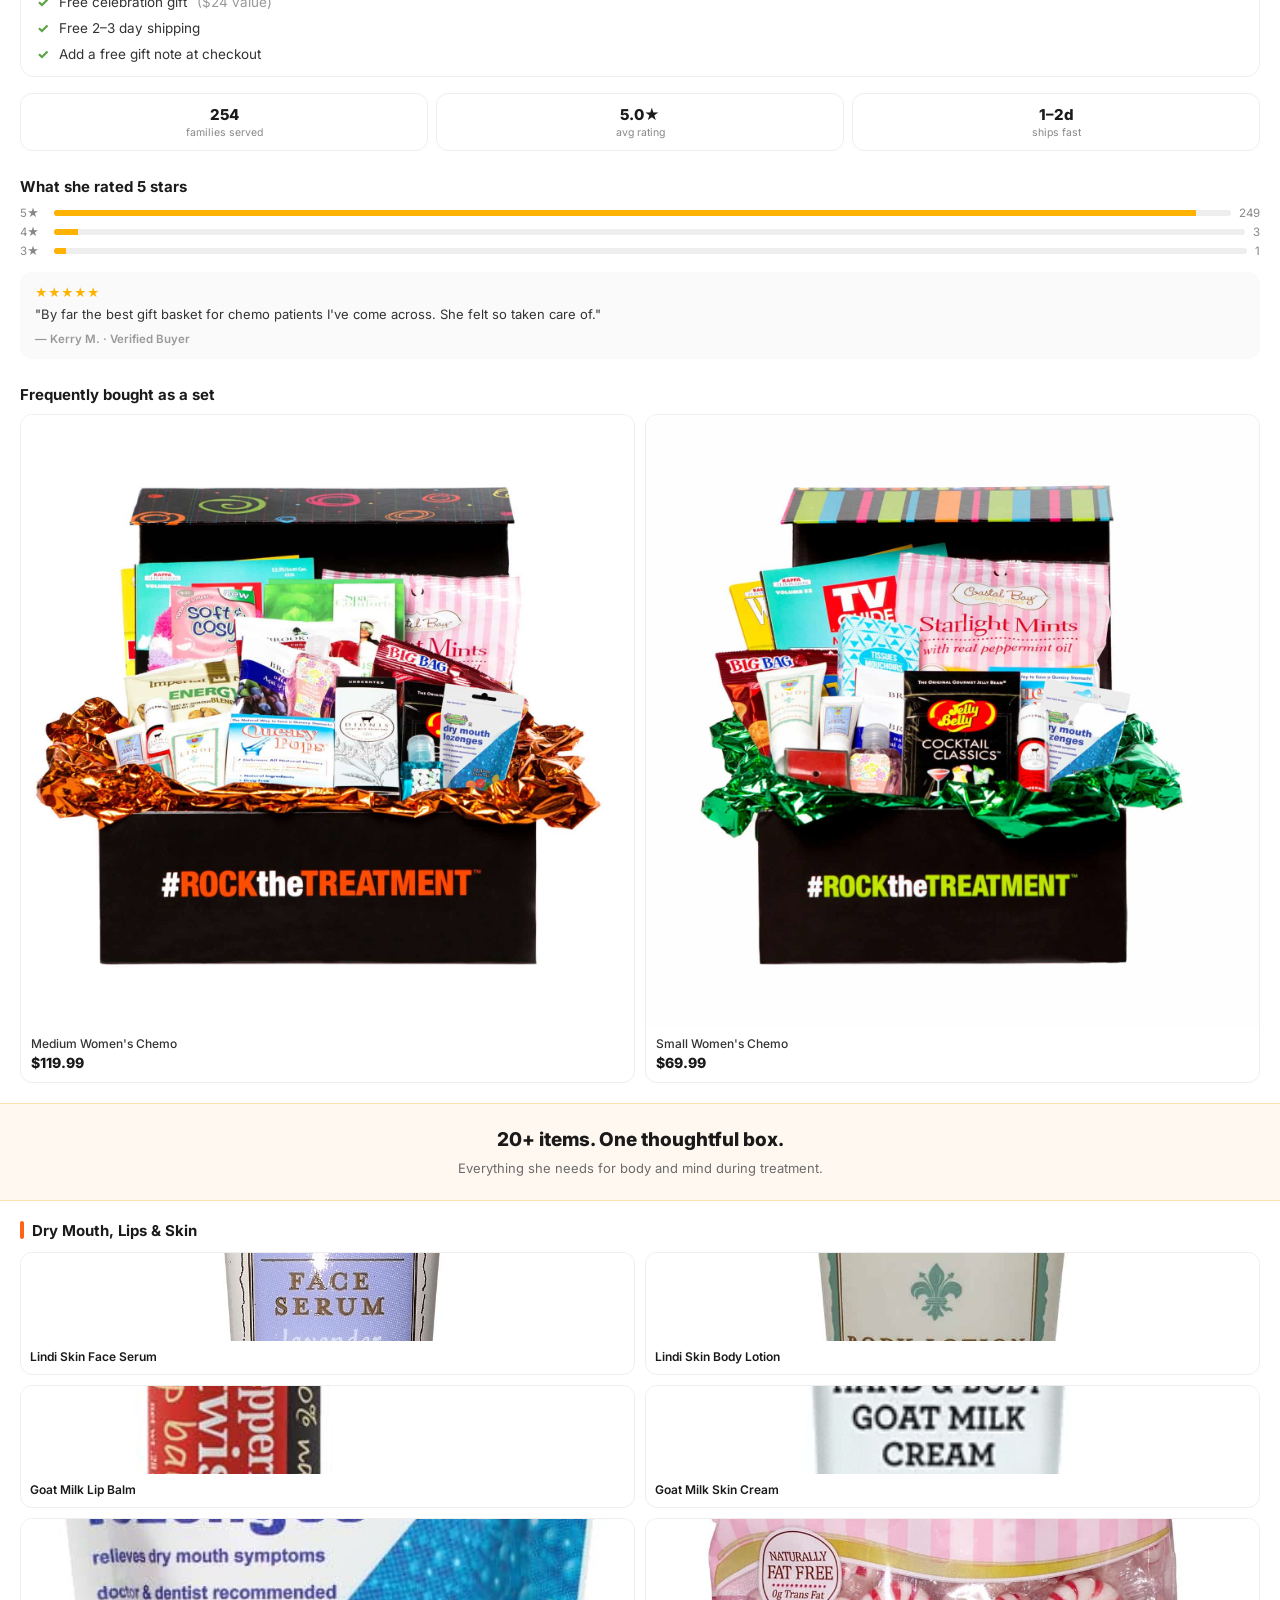
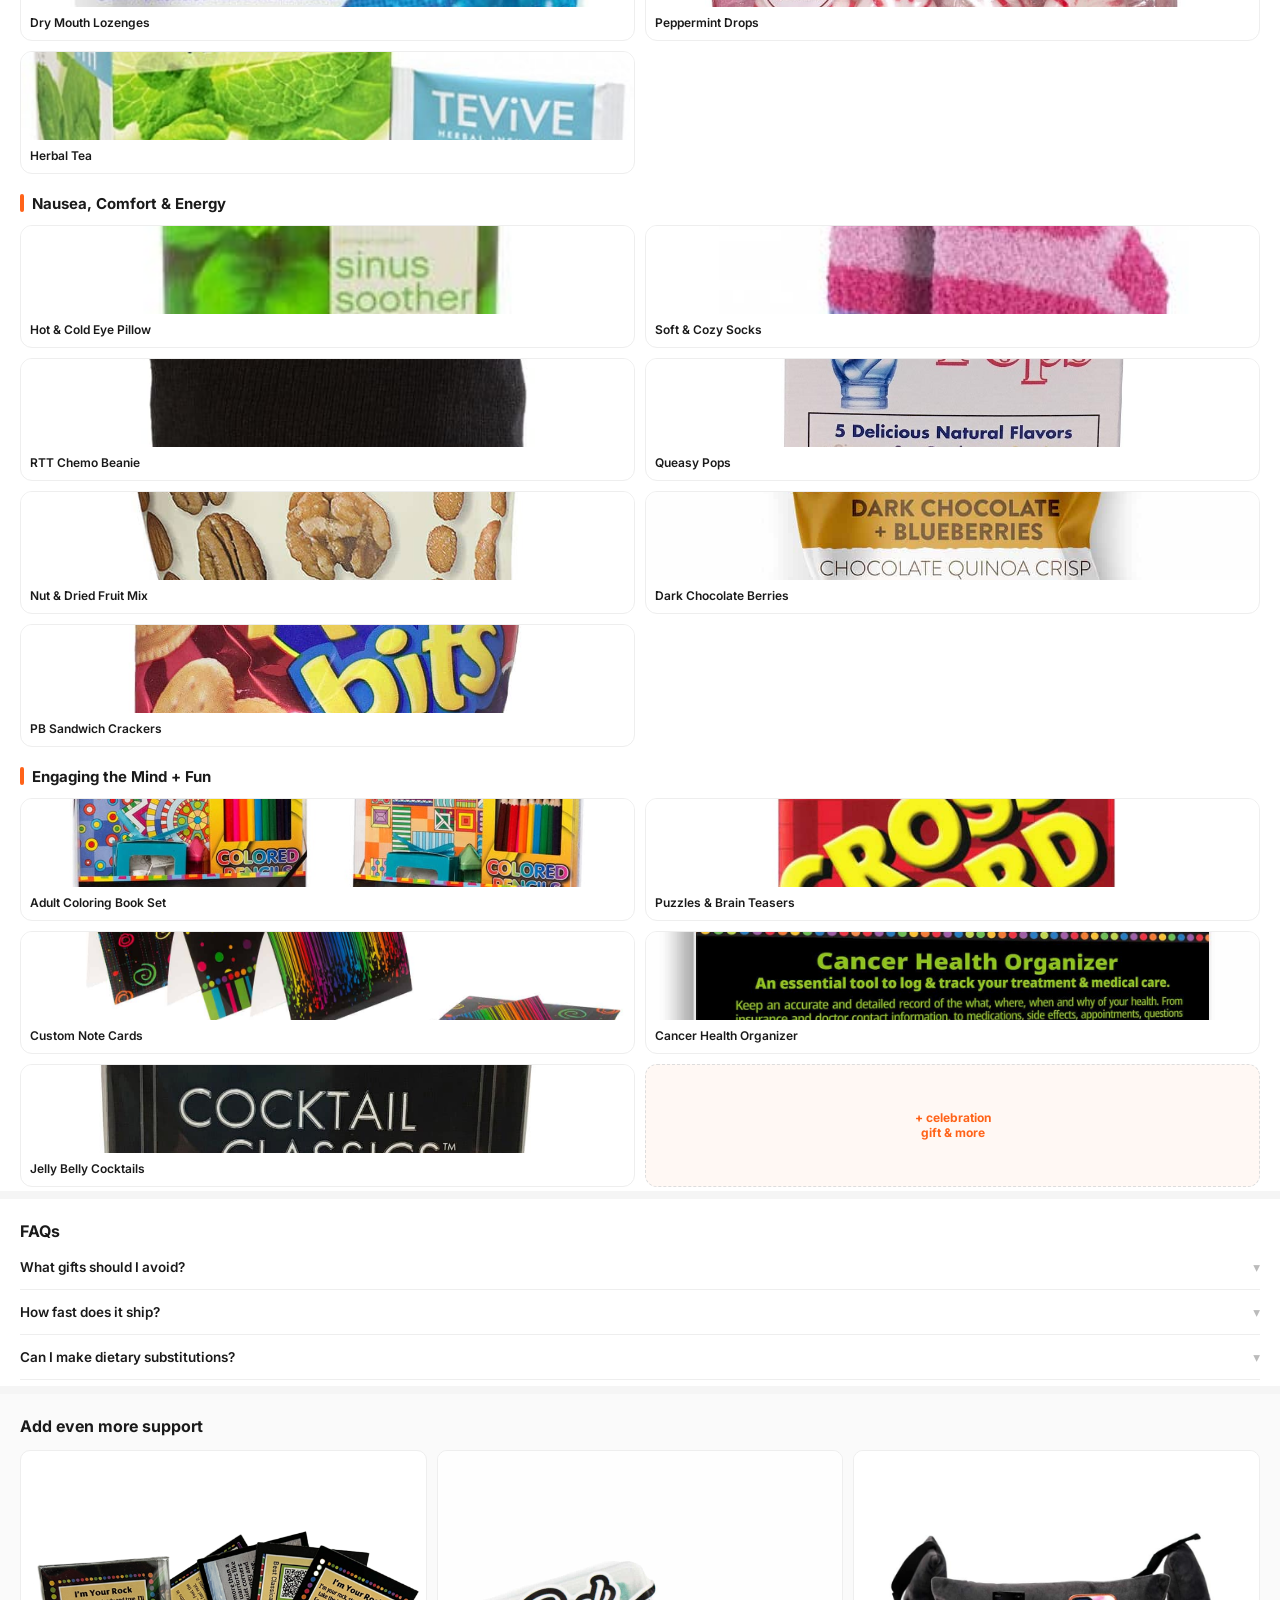
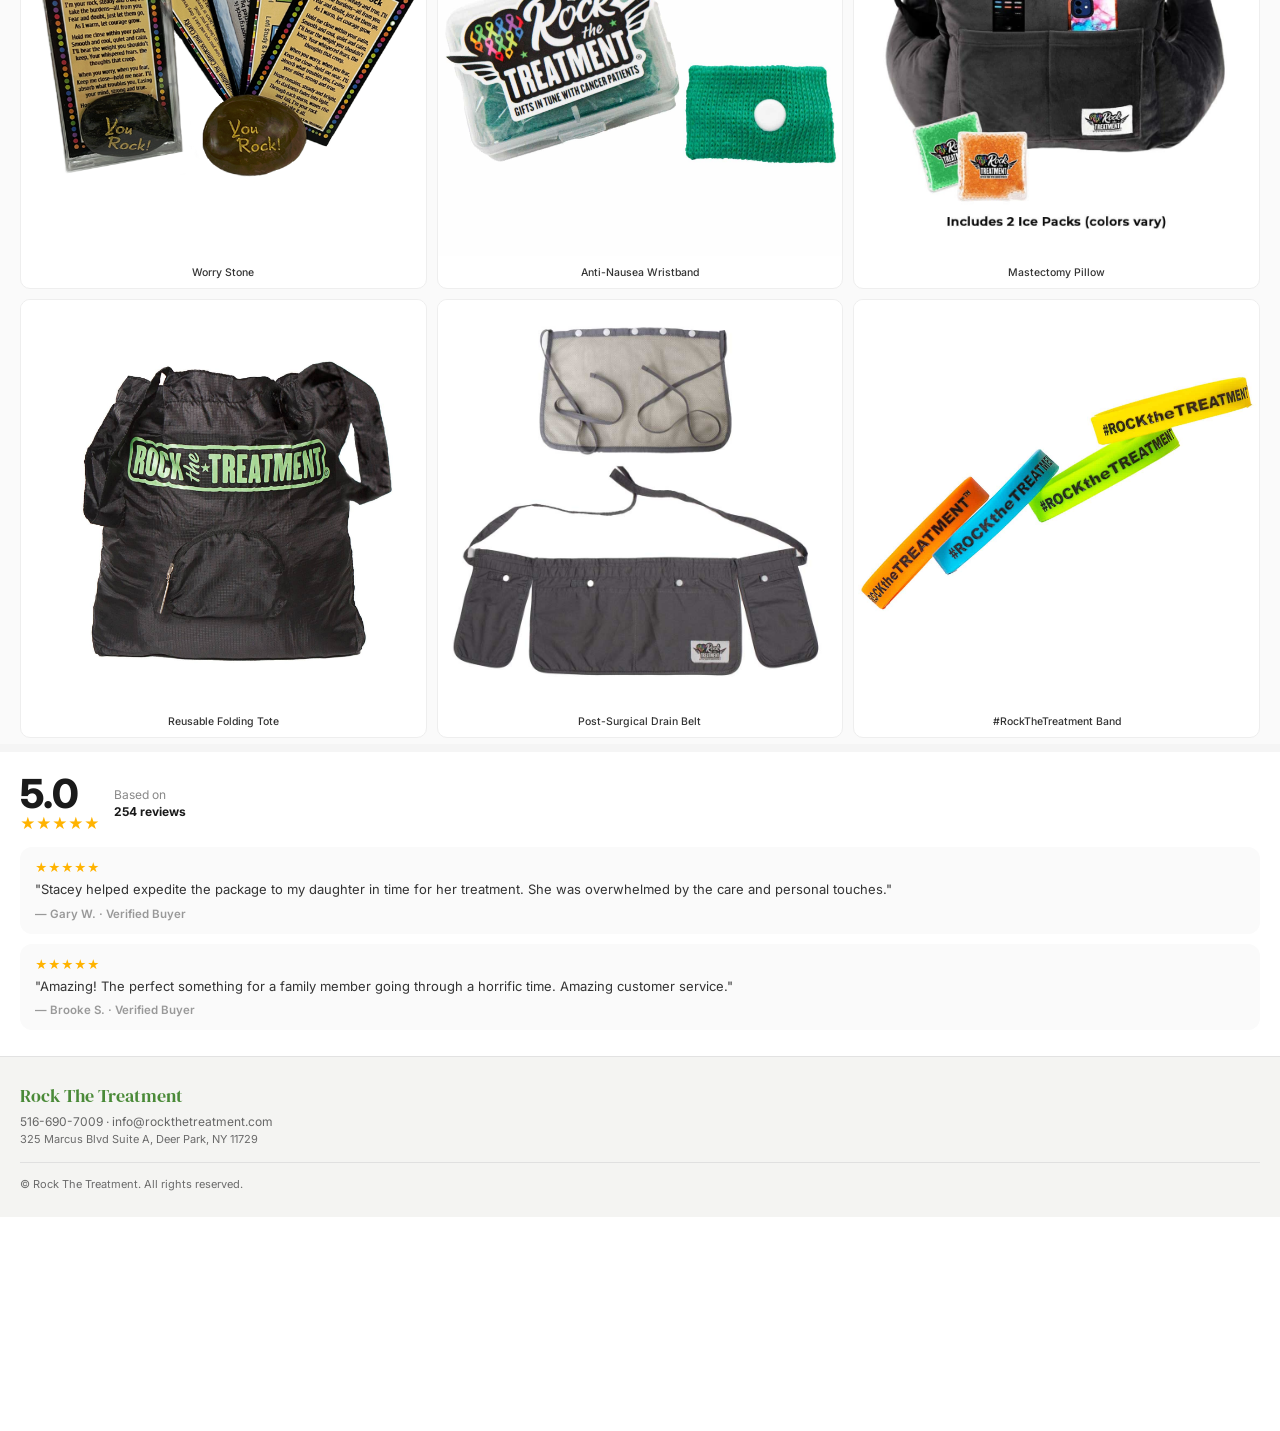
<file: 1b.html>
<!DOCTYPE html>
<html lang="en">
<head>
<meta charset="utf-8">
<meta name="viewport" content="width=device-width, initial-scale=1, viewport-fit=cover">
<title>Large Women's Chemo Care Package · Rock The Treatment</title>
<meta name="description" content="20+ premium comfort items for chemo, plus a free celebration gift. Free 2–3 day shipping. Order before the daily cutoff to ship today.">
<link rel="icon" href="data:image/svg+xml,%3Csvg%20xmlns=%27http://www.w3.org/2000/svg%27%20viewBox=%270%200%20100%20100%27%3E%3Crect%20width=%27100%27%20height=%27100%27%20rx=%2720%27%20fill=%27%235ba346%27/%3E%3Ctext%20x=%2750%27%20y=%2764%27%20font-family=%27Georgia,serif%27%20font-size=%2734%27%20font-weight=%27700%27%20text-anchor=%27middle%27%20fill=%27%23fff%27%3ERTT%3C/text%3E%3C/svg%3E">
<link rel="preconnect" href="https://fonts.googleapis.com">
<link rel="preconnect" href="https://fonts.gstatic.com" crossorigin>
<link href="https://fonts.googleapis.com/css2?family=DM+Serif+Display&family=Inter:wght@400;500;600;700;800&display=swap" rel="stylesheet">
<link rel="stylesheet" href="product.css">
<style>body{background:#fff}</style>
</head>
<body>
<div class="screen" style="background:#fff">

  <div style="position:sticky;top:0;z-index:6;background:#3f7a2c;color:#fff;text-align:center;font-size:12.5px;font-weight:600;padding:8px 16px">🚚 Order within <strong data-countdown data-start="13272" style="font-variant-numeric:tabular-nums">3h 41m 12s</strong> to ship <strong>today</strong></div>
  <div style="display:flex;justify-content:space-between;align-items:center;padding:9px 20px;font-size:13px;font-weight:600;color:#1a1a1a">
    <span>9:41</span><img src="public/assets/uploads/2023/01/RTT.S1.tm_.new-logo.png" alt="Rock The Treatment" style="height:26px"><span>🛒</span>
  </div>

  <div data-gallery>
    <img data-main src="public/assets/uploads/2018/04/Women-Large-Chemo-Basket-Main.jpg" alt="Large Women's Chemo Care Package" style="width:100%;display:block;aspect-ratio:1/1;object-fit:cover">
    <div style="display:flex;gap:8px;padding:10px 16px;overflow-x:auto">
      <img data-thumb data-selected="true" data-full="public/assets/uploads/2018/04/Women-Large-Chemo-Basket-Main.jpg" src="public/assets/uploads/2018/04/Women-Large-Chemo-Basket-Main.jpg" alt="Care package" style="width:54px;height:54px;object-fit:cover;border-radius:9px;flex:0 0 auto;cursor:pointer">
      <img data-thumb data-full="public/assets/uploads/2019/05/lindi-face-serum.jpg" src="public/assets/uploads/2019/05/lindi-face-serum.jpg" alt="Lindi Skin Face Serum" style="width:54px;height:54px;object-fit:cover;border-radius:9px;flex:0 0 auto;cursor:pointer">
      <img data-thumb data-full="public/assets/uploads/2018/04/fuzzy-socks.jpg" src="public/assets/uploads/2018/04/fuzzy-socks.jpg" alt="Soft & cozy socks" style="width:54px;height:54px;object-fit:cover;border-radius:9px;flex:0 0 auto;cursor:pointer">
      <img data-thumb data-full="public/assets/uploads/2019/07/knit-cap.jpg" src="public/assets/uploads/2019/07/knit-cap.jpg" alt="RTT chemo beanie" style="width:54px;height:54px;object-fit:cover;border-radius:9px;flex:0 0 auto;cursor:pointer">
      <img data-thumb data-full="public/assets/uploads/2019/07/eye-pillow.jpg" src="public/assets/uploads/2019/07/eye-pillow.jpg" alt="Hot & cold eye pillow" style="width:54px;height:54px;object-fit:cover;border-radius:9px;flex:0 0 auto;cursor:pointer">
    </div>
  </div>

  <div style="padding:8px 20px 20px">
    <div style="display:flex;align-items:center;gap:8px;font-size:13px;font-weight:600;color:#333">
      <span style="color:#ffb300">★★★★★</span><span>5.0</span><span style="color:#999;font-weight:500">· 254 reviews</span>
    </div>
    <h1 style="font-family:'Inter';font-weight:700;font-size:20px;line-height:1.25;color:#1a1a1a;margin:8px 0 0">Large Women's Chemo Care Package</h1>

    <div style="display:flex;align-items:baseline;gap:10px;margin-top:12px">
      <span style="font-family:'Inter';font-weight:800;font-size:32px;color:#1a1a1a;font-variant-numeric:tabular-nums">$159.99</span>
      <span style="font-size:16px;color:#999;text-decoration:line-through">$219</span>
      <span style="font-size:12px;font-weight:700;color:#fff;background:#ff6319;padding:3px 8px;border-radius:6px">SAVE $59</span>
    </div>

    <div style="border:1px solid #eee;border-radius:14px;padding:14px 16px;margin-top:16px;display:flex;flex-direction:column;gap:10px">
      <div style="display:flex;align-items:center;gap:10px;font-size:13.5px;color:#333"><span style="color:#5ba346;font-weight:800">✓</span><strong style="color:#1a1a1a">20+ premium comfort items</strong></div>
      <div style="display:flex;align-items:center;gap:10px;font-size:13.5px;color:#333"><span style="color:#5ba346;font-weight:800">✓</span>Free celebration gift <span style="color:#999">($24 value)</span></div>
      <div style="display:flex;align-items:center;gap:10px;font-size:13.5px;color:#333"><span style="color:#5ba346;font-weight:800">✓</span>Free 2–3 day shipping</div>
      <div style="display:flex;align-items:center;gap:10px;font-size:13.5px;color:#333"><span style="color:#5ba346;font-weight:800">✓</span>Add a free gift note at checkout</div>
    </div>

    <div style="display:flex;gap:8px;margin-top:16px">
      <div style="flex:1;text-align:center;border:1px solid #eee;border-radius:12px;padding:11px 6px"><div style="font-weight:800;font-size:15px;color:#1a1a1a">254</div><div style="font-size:10.5px;color:#888;margin-top:2px">families served</div></div>
      <div style="flex:1;text-align:center;border:1px solid #eee;border-radius:12px;padding:11px 6px"><div style="font-weight:800;font-size:15px;color:#1a1a1a">5.0★</div><div style="font-size:10.5px;color:#888;margin-top:2px">avg rating</div></div>
      <div style="flex:1;text-align:center;border:1px solid #eee;border-radius:12px;padding:11px 6px"><div style="font-weight:800;font-size:15px;color:#1a1a1a">1–2d</div><div style="font-size:10.5px;color:#888;margin-top:2px">ships fast</div></div>
    </div>

    <h2 style="font-family:'Inter';font-weight:700;font-size:15px;color:#1a1a1a;margin:26px 0 4px">What she rated 5 stars</h2>
    <div style="margin-top:10px">
      <div style="display:flex;align-items:center;gap:8px;font-size:11.5px;color:#888;margin-bottom:5px"><span style="width:26px">5★</span><div style="flex:1;height:6px;background:#eee;border-radius:3px;overflow:hidden"><div style="width:97%;height:100%;background:#ffb300"></div></div><span>249</span></div>
      <div style="display:flex;align-items:center;gap:8px;font-size:11.5px;color:#888;margin-bottom:5px"><span style="width:26px">4★</span><div style="flex:1;height:6px;background:#eee;border-radius:3px;overflow:hidden"><div style="width:2%;height:100%;background:#ffb300"></div></div><span>3</span></div>
      <div style="display:flex;align-items:center;gap:8px;font-size:11.5px;color:#888"><span style="width:26px">3★</span><div style="flex:1;height:6px;background:#eee;border-radius:3px;overflow:hidden"><div style="width:1%;height:100%;background:#ffb300"></div></div><span>1</span></div>
    </div>
    <div style="background:#fafafa;border-radius:12px;padding:13px 15px;margin-top:14px">
      <div style="color:#ffb300;font-size:12px">★★★★★</div>
      <p style="font-size:13px;line-height:1.5;color:#333;margin:5px 0 0">"By far the best gift basket for chemo patients I've come across. She felt so taken care of."</p>
      <div style="font-size:11.5px;color:#999;margin-top:7px;font-weight:600">— Kerry M. · Verified Buyer</div>
    </div>

    <h2 style="font-family:'Inter';font-weight:700;font-size:15px;color:#1a1a1a;margin:26px 0 10px">Frequently bought as a set</h2>
    <div style="display:grid;grid-template-columns:1fr 1fr;gap:10px">
      <a href="https://www.rockthetreatment.com/womens-medium-chemo-basket/" style="border:1px solid #eee;border-radius:12px;overflow:hidden;display:block"><img src="public/assets/uploads/2018/04/Women-Medium-Chemo-Basket-Main.jpg" alt="Medium Women's Chemo" style="width:100%;aspect-ratio:1/1;object-fit:cover;display:block"><div style="padding:8px 10px 11px"><div style="font-size:12px;font-weight:500;color:#333;line-height:1.3">Medium Women's Chemo</div><div style="font-size:14px;font-weight:800;color:#1a1a1a;margin-top:3px">$119.99</div></div></a>
      <a href="https://www.rockthetreatment.com/womens-small-chemo-basket/" style="border:1px solid #eee;border-radius:12px;overflow:hidden;display:block"><img src="public/assets/uploads/2019/05/Womens-Chemo-Small-Care-Package-Main.jpg" alt="Small Women's Chemo" style="width:100%;aspect-ratio:1/1;object-fit:cover;display:block"><div style="padding:8px 10px 11px"><div style="font-size:12px;font-weight:500;color:#333;line-height:1.3">Small Women's Chemo</div><div style="font-size:14px;font-weight:800;color:#1a1a1a;margin-top:3px">$69.99</div></div></a>
    </div>
  </div>

  <div style="background:#fff8f0;color:#1a1a1a;text-align:center;padding:24px 20px;border-top:1px solid #ffe0b2;border-bottom:1px solid #ffe0b2"><h2 style="font-family:'Inter';font-weight:800;font-size:19px;line-height:1.25;margin:0">20+ items. One thoughtful box.</h2><p style="font-size:13px;color:#6b6b6b;margin:8px 0 0">Everything she needs for body and mind during treatment.</p></div>

  <div style="padding:20px 20px 4px">
    <div style="display:flex;align-items:center;gap:8px;margin-bottom:12px"><span style="width:4px;height:18px;background:#ff6319;border-radius:2px"></span><h2 style="font-family:'Inter';font-weight:700;font-size:15px;color:#1a1a1a;margin:0">Dry Mouth, Lips &amp; Skin</h2></div>
    <div style="display:grid;grid-template-columns:1fr 1fr;gap:10px">
      <div style="border:1px solid #eee;border-radius:12px;overflow:hidden"><img src="public/assets/uploads/2019/05/lindi-face-serum.jpg" alt="Lindi Skin Face Serum" style="width:100%;height:88px;object-fit:cover;display:block"><div style="padding:8px 9px 10px"><div style="font-size:12px;font-weight:600;color:#1a1a1a;line-height:1.25">Lindi Skin Face Serum</div></div></div>
      <div style="border:1px solid #eee;border-radius:12px;overflow:hidden"><img src="public/assets/uploads/2019/05/lindi-body-lotion.jpg" alt="Lindi Skin Body Lotion" style="width:100%;height:88px;object-fit:cover;display:block"><div style="padding:8px 9px 10px"><div style="font-size:12px;font-weight:600;color:#1a1a1a;line-height:1.25">Lindi Skin Body Lotion</div></div></div>
      <div style="border:1px solid #eee;border-radius:12px;overflow:hidden"><img src="public/assets/uploads/2019/07/lip-care.jpg" alt="Goat Milk Lip Balm" style="width:100%;height:88px;object-fit:cover;display:block"><div style="padding:8px 9px 10px"><div style="font-size:12px;font-weight:600;color:#1a1a1a;line-height:1.25">Goat Milk Lip Balm</div></div></div>
      <div style="border:1px solid #eee;border-radius:12px;overflow:hidden"><img src="public/assets/uploads/2019/05/dionis-hand-cream-.png" alt="Goat Milk Skin Cream" style="width:100%;height:88px;object-fit:cover;display:block"><div style="padding:8px 9px 10px"><div style="font-size:12px;font-weight:600;color:#1a1a1a;line-height:1.25">Goat Milk Skin Cream</div></div></div>
      <div style="border:1px solid #eee;border-radius:12px;overflow:hidden"><img src="public/assets/uploads/2019/05/10-dry-mouth-lozenges.jpg" alt="Dry Mouth Lozenges" style="width:100%;height:88px;object-fit:cover;display:block"><div style="padding:8px 9px 10px"><div style="font-size:12px;font-weight:600;color:#1a1a1a;line-height:1.25">Dry Mouth Lozenges</div></div></div>
      <div style="border:1px solid #eee;border-radius:12px;overflow:hidden"><img src="public/assets/uploads/2019/05/peppermint-candy-crop.jpg" alt="Peppermint Drops" style="width:100%;height:88px;object-fit:cover;display:block"><div style="padding:8px 9px 10px"><div style="font-size:12px;font-weight:600;color:#1a1a1a;line-height:1.25">Peppermint Drops</div></div></div>
      <div style="border:1px solid #eee;border-radius:12px;overflow:hidden"><img src="public/assets/uploads/2019/05/peppermint-tea.jpeg" alt="Herbal Tea" style="width:100%;height:88px;object-fit:cover;display:block"><div style="padding:8px 9px 10px"><div style="font-size:12px;font-weight:600;color:#1a1a1a;line-height:1.25">Herbal Tea</div></div></div>
    </div>
    <div style="display:flex;align-items:center;gap:8px;margin:20px 0 12px"><span style="width:4px;height:18px;background:#ff6319;border-radius:2px"></span><h2 style="font-family:'Inter';font-weight:700;font-size:15px;color:#1a1a1a;margin:0">Nausea, Comfort &amp; Energy</h2></div>
    <div style="display:grid;grid-template-columns:1fr 1fr;gap:10px">
      <div style="border:1px solid #eee;border-radius:12px;overflow:hidden"><img src="public/assets/uploads/2019/07/eye-pillow.jpg" alt="Hot & Cold Eye Pillow" style="width:100%;height:88px;object-fit:cover;display:block"><div style="padding:8px 9px 10px"><div style="font-size:12px;font-weight:600;color:#1a1a1a;line-height:1.25">Hot &amp; Cold Eye Pillow</div></div></div>
      <div style="border:1px solid #eee;border-radius:12px;overflow:hidden"><img src="public/assets/uploads/2018/04/fuzzy-socks.jpg" alt="Cozy Socks" style="width:100%;height:88px;object-fit:cover;display:block"><div style="padding:8px 9px 10px"><div style="font-size:12px;font-weight:600;color:#1a1a1a;line-height:1.25">Soft &amp; Cozy Socks</div></div></div>
      <div style="border:1px solid #eee;border-radius:12px;overflow:hidden"><img src="public/assets/uploads/2019/07/knit-cap.jpg" alt="RTT Chemo Beanie" style="width:100%;height:88px;object-fit:cover;display:block"><div style="padding:8px 9px 10px"><div style="font-size:12px;font-weight:600;color:#1a1a1a;line-height:1.25">RTT Chemo Beanie</div></div></div>
      <div style="border:1px solid #eee;border-radius:12px;overflow:hidden"><img src="public/assets/uploads/2019/05/queasy-pops.jpg" alt="Queasy Pops" style="width:100%;height:88px;object-fit:cover;display:block"><div style="padding:8px 9px 10px"><div style="font-size:12px;font-weight:600;color:#1a1a1a;line-height:1.25">Queasy Pops</div></div></div>
      <div style="border:1px solid #eee;border-radius:12px;overflow:hidden"><img src="public/assets/uploads/2019/07/nuts.jpg" alt="Nut & Fruit Mix" style="width:100%;height:88px;object-fit:cover;display:block"><div style="padding:8px 9px 10px"><div style="font-size:12px;font-weight:600;color:#1a1a1a;line-height:1.25">Nut &amp; Dried Fruit Mix</div></div></div>
      <div style="border:1px solid #eee;border-radius:12px;overflow:hidden"><img src="public/assets/uploads/2023/04/Copy-of-Drk-Choc-and-Berries.jpeg" alt="Dark Chocolate Berries" style="width:100%;height:88px;object-fit:cover;display:block"><div style="padding:8px 9px 10px"><div style="font-size:12px;font-weight:600;color:#1a1a1a;line-height:1.25">Dark Chocolate Berries</div></div></div>
      <div style="border:1px solid #eee;border-radius:12px;overflow:hidden"><img src="public/assets/uploads/2019/05/peanut-butter-crackers-crop.jpg" alt="PB Crackers" style="width:100%;height:88px;object-fit:cover;display:block"><div style="padding:8px 9px 10px"><div style="font-size:12px;font-weight:600;color:#1a1a1a;line-height:1.25">PB Sandwich Crackers</div></div></div>
    </div>
    <div style="display:flex;align-items:center;gap:8px;margin:20px 0 12px"><span style="width:4px;height:18px;background:#ff6319;border-radius:2px"></span><h2 style="font-family:'Inter';font-weight:700;font-size:15px;color:#1a1a1a;margin:0">Engaging the Mind + Fun</h2></div>
    <div style="display:grid;grid-template-columns:1fr 1fr;gap:10px">
      <div style="border:1px solid #eee;border-radius:12px;overflow:hidden"><img src="public/assets/uploads/2018/04/Copy-of-distractivities.jpg" alt="Coloring Book Set" style="width:100%;height:88px;object-fit:cover;display:block"><div style="padding:8px 9px 10px"><div style="font-size:12px;font-weight:600;color:#1a1a1a;line-height:1.25">Adult Coloring Book Set</div></div></div>
      <div style="border:1px solid #eee;border-radius:12px;overflow:hidden"><img src="public/assets/uploads/2023/04/Puzzle-Book.jpg" alt="Puzzles" style="width:100%;height:88px;object-fit:cover;display:block"><div style="padding:8px 9px 10px"><div style="font-size:12px;font-weight:600;color:#1a1a1a;line-height:1.25">Puzzles &amp; Brain Teasers</div></div></div>
      <div style="border:1px solid #eee;border-radius:12px;overflow:hidden"><img src="public/assets/uploads/2020/07/Copy-of-note-cards-w-env.jpg" alt="Note Cards" style="width:100%;height:88px;object-fit:cover;display:block"><div style="padding:8px 9px 10px"><div style="font-size:12px;font-weight:600;color:#1a1a1a;line-height:1.25">Custom Note Cards</div></div></div>
      <div style="border:1px solid #eee;border-radius:12px;overflow:hidden"><img src="public/assets/uploads/2021/07/Cancer-Organizer-Card-with-QRcardwhite.jpg" alt="Health Organizer" style="width:100%;height:88px;object-fit:cover;display:block"><div style="padding:8px 9px 10px"><div style="font-size:12px;font-weight:600;color:#1a1a1a;line-height:1.25">Cancer Health Organizer</div></div></div>
      <div style="border:1px solid #eee;border-radius:12px;overflow:hidden"><img src="public/assets/uploads/2019/05/jelly-belly-cocktail-crop.jpg" alt="Jelly Belly Cocktails" style="width:100%;height:88px;object-fit:cover;display:block"><div style="padding:8px 9px 10px"><div style="font-size:12px;font-weight:600;color:#1a1a1a;line-height:1.25">Jelly Belly Cocktails</div></div></div>
      <div style="border:1px dashed #ddd;border-radius:12px;display:flex;align-items:center;justify-content:center;text-align:center;color:#ff6319;font-size:12px;font-weight:700;background:#fff8f4">+ celebration<br>gift &amp; more</div>
    </div>
  </div>

  <div style="padding:22px 20px 6px;border-top:8px solid #f5f5f5">
    <h2 style="font-family:'Inter';font-weight:700;font-size:16px;color:#1a1a1a;margin:0 0 4px">FAQs</h2>
    <div data-faq style="border-bottom:1px solid #eee;padding:14px 0;cursor:pointer"><div style="display:flex;justify-content:space-between;gap:12px;font-size:13.5px;font-weight:600;color:#1a1a1a">What gifts should I avoid?<span class="faq-chevron" data-faq-chevron>▾</span></div><div class="faq-panel" data-faq-panel><p style="font-size:12.5px;line-height:1.55;color:#666;margin:9px 0 0">Avoid flowers, strong scents and sugary foods. Every item here is safe and doctor-recommended.</p></div></div>
    <div data-faq style="border-bottom:1px solid #eee;padding:14px 0;cursor:pointer"><div style="display:flex;justify-content:space-between;gap:12px;font-size:13.5px;font-weight:600;color:#1a1a1a">How fast does it ship?<span class="faq-chevron" data-faq-chevron>▾</span></div><div class="faq-panel" data-faq-panel><p style="font-size:12.5px;line-height:1.55;color:#666;margin:9px 0 0">Orders placed before 2pm ET ship the same day, arriving in 1–2 business days.</p></div></div>
    <div data-faq style="border-bottom:1px solid #eee;padding:14px 0;cursor:pointer"><div style="display:flex;justify-content:space-between;gap:12px;font-size:13.5px;font-weight:600;color:#1a1a1a">Can I make dietary substitutions?<span class="faq-chevron" data-faq-chevron>▾</span></div><div class="faq-panel" data-faq-panel><p style="font-size:12.5px;line-height:1.55;color:#666;margin:9px 0 0">Yes — sugar-free, vegan, dairy-free, nut-free, gluten-free, kosher and organic. Note your needs at checkout.</p></div></div>
  </div>

  <div style="padding:22px 20px 6px;background:#fafafa;border-top:8px solid #f5f5f5">
    <h2 style="font-family:'Inter';font-weight:700;font-size:16px;color:#1a1a1a;margin:0 0 14px">Add even more support</h2>
    <div style="display:grid;grid-template-columns:1fr 1fr 1fr;gap:10px">
      <a href="https://www.rockthetreatment.com/you-rock-worry-stone-package/" style="background:#fff;border:1px solid #eee;border-radius:10px;overflow:hidden;text-align:center;display:block"><img src="public/assets/uploads/2025/04/YOU-ROCK-Worry-Stone-Package.png" alt="Worry Stone" style="width:100%;aspect-ratio:1/1;object-fit:cover"><div style="font-size:10.5px;font-weight:500;padding:6px 5px 9px;line-height:1.3;color:#333">Worry Stone</div></a>
      <a href="https://www.rockthetreatment.com/anti-nausea-wristband/" style="background:#fff;border:1px solid #eee;border-radius:10px;overflow:hidden;text-align:center;display:block"><img src="public/assets/uploads/2023/08/nausea-wrist-1.jpg" alt="Anti-Nausea Wristband" style="width:100%;aspect-ratio:1/1;object-fit:cover"><div style="font-size:10.5px;font-weight:500;padding:6px 5px 9px;line-height:1.3;color:#333">Anti-Nausea Wristband</div></a>
      <a href="https://www.rockthetreatment.com/mastectomy-pillow/" style="background:#fff;border:1px solid #eee;border-radius:10px;overflow:hidden;text-align:center;display:block"><img src="public/assets/uploads/2024/01/mast-pill-fronticepacks-1.jpg" alt="Mastectomy Pillow" style="width:100%;aspect-ratio:1/1;object-fit:cover"><div style="font-size:10.5px;font-weight:500;padding:6px 5px 9px;line-height:1.3;color:#333">Mastectomy Pillow</div></a>
      <a href="https://www.rockthetreatment.com/reusable-folding-tote-bag/" style="background:#fff;border:1px solid #eee;border-radius:10px;overflow:hidden;text-align:center;display:block"><img src="public/assets/uploads/2020/07/Copy-of-tote-standing-1.jpg" alt="Folding Tote" style="width:100%;aspect-ratio:1/1;object-fit:cover"><div style="font-size:10.5px;font-weight:500;padding:6px 5px 9px;line-height:1.3;color:#333">Reusable Folding Tote</div></a>
      <a href="https://www.rockthetreatment.com/post-surgical-drain-belt-with-shower-bag/" style="background:#fff;border:1px solid #eee;border-radius:10px;overflow:hidden;text-align:center;display:block"><img src="public/assets/uploads/2024/01/belt-and-shower.jpg" alt="Drain Belt" style="width:100%;aspect-ratio:1/1;object-fit:cover"><div style="font-size:10.5px;font-weight:500;padding:6px 5px 9px;line-height:1.3;color:#333">Post-Surgical Drain Belt</div></a>
      <a href="https://www.rockthetreatment.com/wristband/" style="background:#fff;border:1px solid #eee;border-radius:10px;overflow:hidden;text-align:center;display:block"><img src="public/assets/uploads/2020/07/Copy-of-bracelets.jpg" alt="Wristband" style="width:100%;aspect-ratio:1/1;object-fit:cover"><div style="font-size:10.5px;font-weight:500;padding:6px 5px 9px;line-height:1.3;color:#333">#RockTheTreatment Band</div></a>
    </div>
  </div>

  <div style="padding:22px 20px 8px;border-top:8px solid #f5f5f5">
    <div style="display:flex;align-items:center;gap:14px"><div><div style="font-size:40px;font-weight:800;color:#1a1a1a;line-height:1">5.0</div><div style="color:#ffb300;font-size:15px">★★★★★</div></div><div style="font-size:12px;color:#888;line-height:1.4">Based on<br><strong style="color:#1a1a1a">254 reviews</strong></div></div>
    <div style="background:#fafafa;border-radius:12px;padding:13px 15px;margin-top:14px"><div style="color:#ffb300;font-size:12px">★★★★★</div><p style="font-size:13px;line-height:1.5;color:#333;margin:5px 0 0">"Stacey helped expedite the package to my daughter in time for her treatment. She was overwhelmed by the care and personal touches."</p><div style="font-size:11.5px;color:#999;font-weight:600;margin-top:7px">— Gary W. · Verified Buyer</div></div>
    <div style="background:#fafafa;border-radius:12px;padding:13px 15px;margin-top:10px"><div style="color:#ffb300;font-size:12px">★★★★★</div><p style="font-size:13px;line-height:1.5;color:#333;margin:5px 0 0">"Amazing! The perfect something for a family member going through a horrific time. Amazing customer service."</p><div style="font-size:11.5px;color:#999;font-weight:600;margin-top:7px">— Brooke S. · Verified Buyer</div></div>
  </div>

  <div style="background:#f4f4f2;color:#666;padding:26px 20px;margin-top:18px;border-top:1px solid #e2e2e2">
    <div style="font-family:'DM Serif Display',serif;font-size:18px;color:#4a8a38">Rock The Treatment</div>
    <div style="font-size:12px;margin-top:6px">516-690-7009 · info@rockthetreatment.com</div>
    <div style="font-size:11px;margin-top:3px;color:#6b6b6b">325 Marcus Blvd Suite A, Deer Park, NY 11729</div>
    <div style="font-size:11px;margin-top:16px;padding-top:14px;border-top:1px solid #e0e0e0;color:#6b6b6b">© Rock The Treatment. All rights reserved.</div>
  </div>

  <div style="height:104px"></div>
  <div style="position:sticky;bottom:0;background:#fff;border-top:1px solid #eee;padding:12px 16px 18px;box-shadow:0 -8px 24px -12px rgba(0,0,0,.25)">
    <div style="display:flex;align-items:center;justify-content:space-between;font-size:11.5px;color:#5ba346;font-weight:600;margin-bottom:9px"><span>🔒 Secure checkout</span><span style="color:#e55a15">Only a few left in stock</span></div>
    <div style="display:flex;align-items:center;gap:10px">
      <div data-qty style="display:flex;align-items:center;border:1px solid #ddd;border-radius:12px;overflow:hidden;flex:0 0 auto">
        <button data-qty-dec aria-label="Decrease quantity" style="width:38px;height:54px;border:none;background:#fff;font-size:20px;color:#333;cursor:pointer">−</button>
        <span data-qty-value style="width:28px;text-align:center;font-weight:700;font-size:15px">1</span>
        <button data-qty-inc aria-label="Increase quantity" style="width:38px;height:54px;border:none;background:#fff;font-size:20px;color:#333;cursor:pointer">+</button>
      </div>
      <a href="https://www.rockthetreatment.com/?add-to-cart=248" style="flex:1;display:flex;align-items:center;justify-content:center;height:54px;background:#ff6319;color:#fff;border-radius:12px;font-weight:800;font-size:16px;letter-spacing:.02em;text-transform:uppercase;box-shadow:0 8px 20px -6px rgba(255,99,25,.7)">Add to Cart · $159.99</a>
    </div>
  </div>

</div>
<script src="app.js"></script>
</body>
</html>
</file>
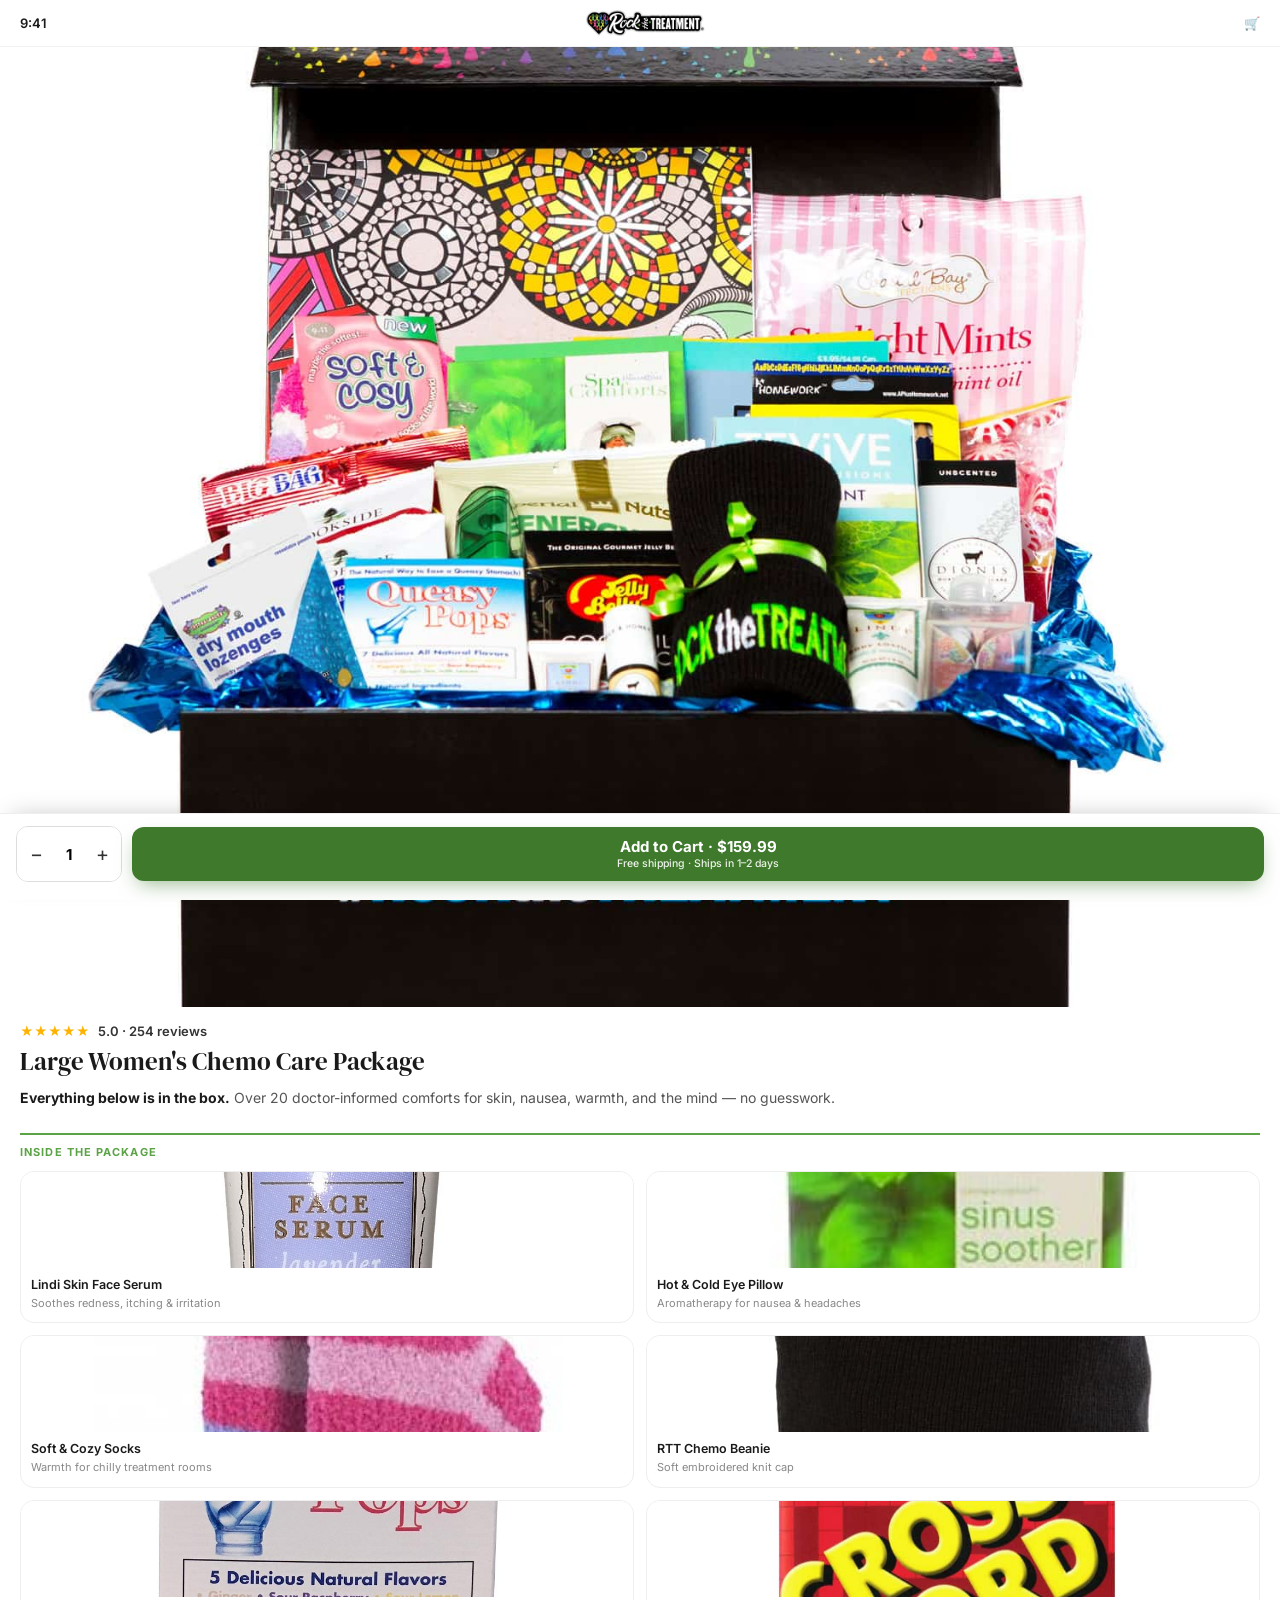
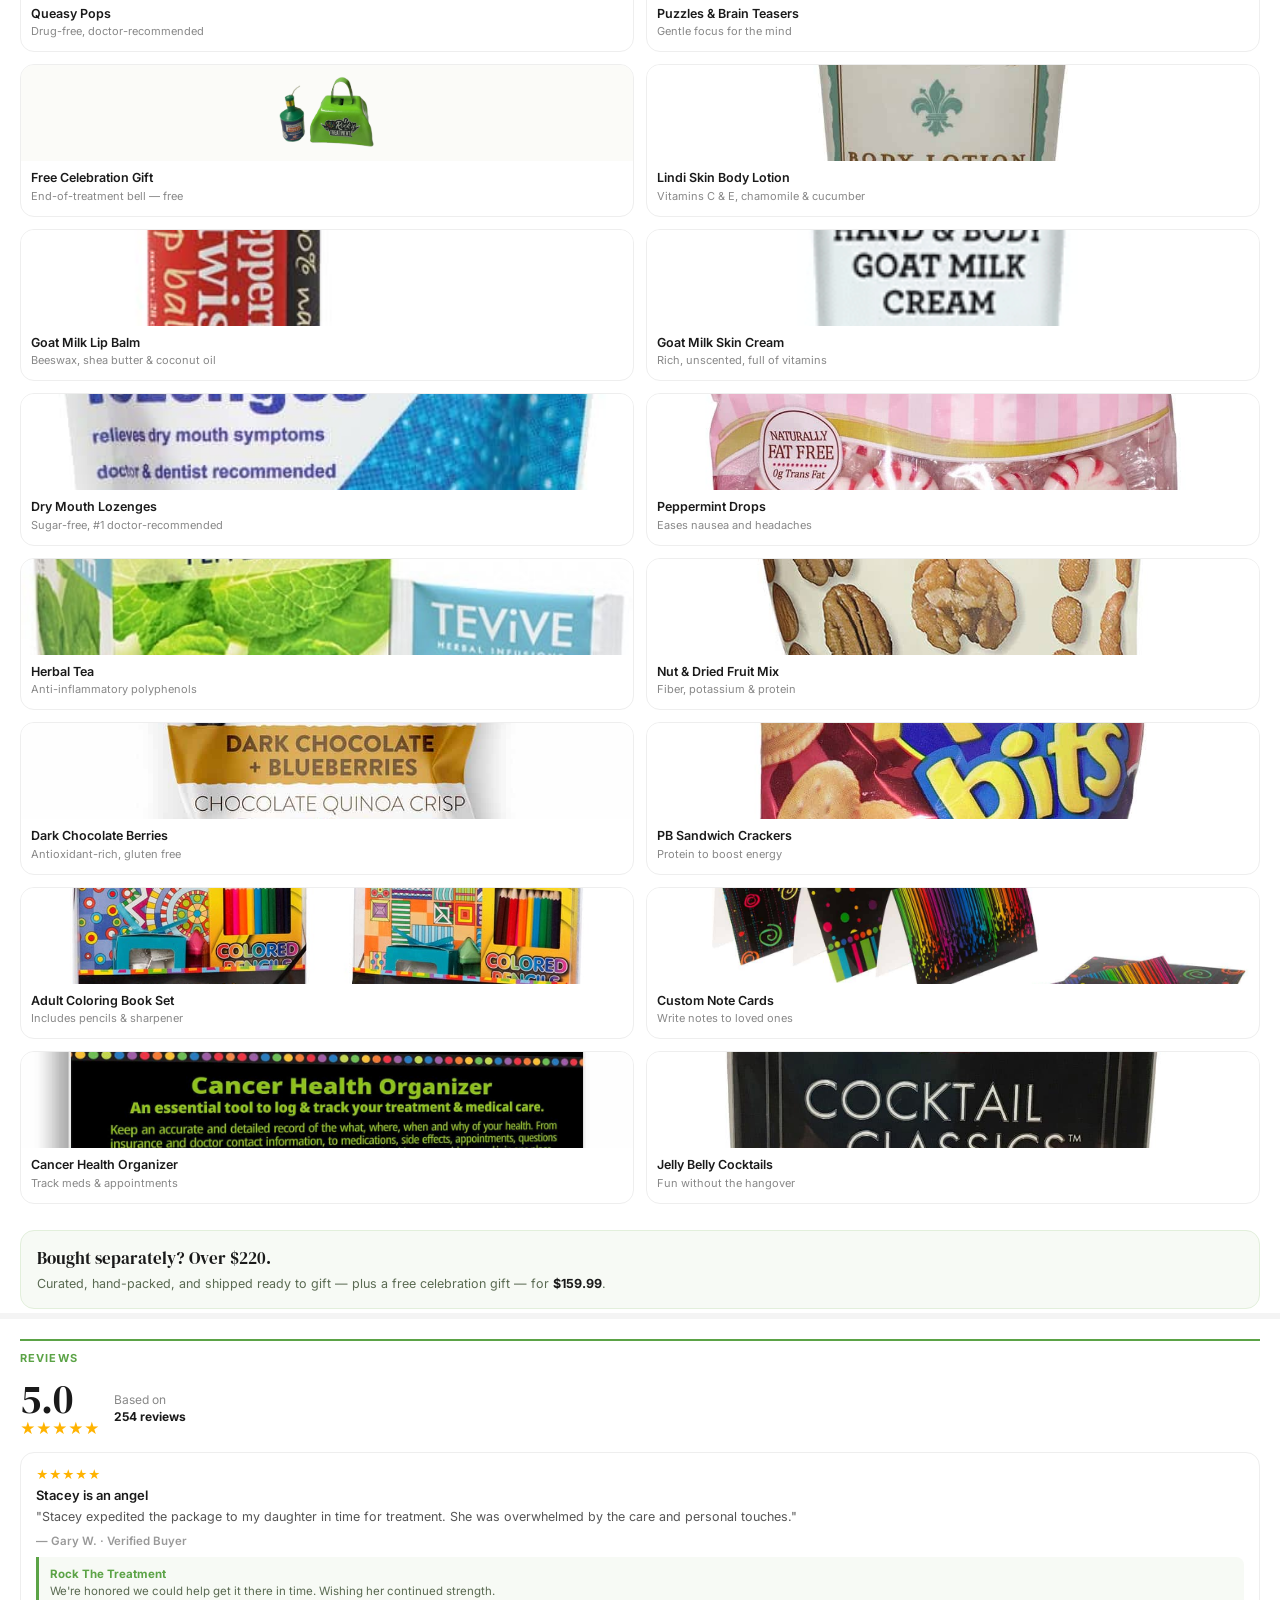
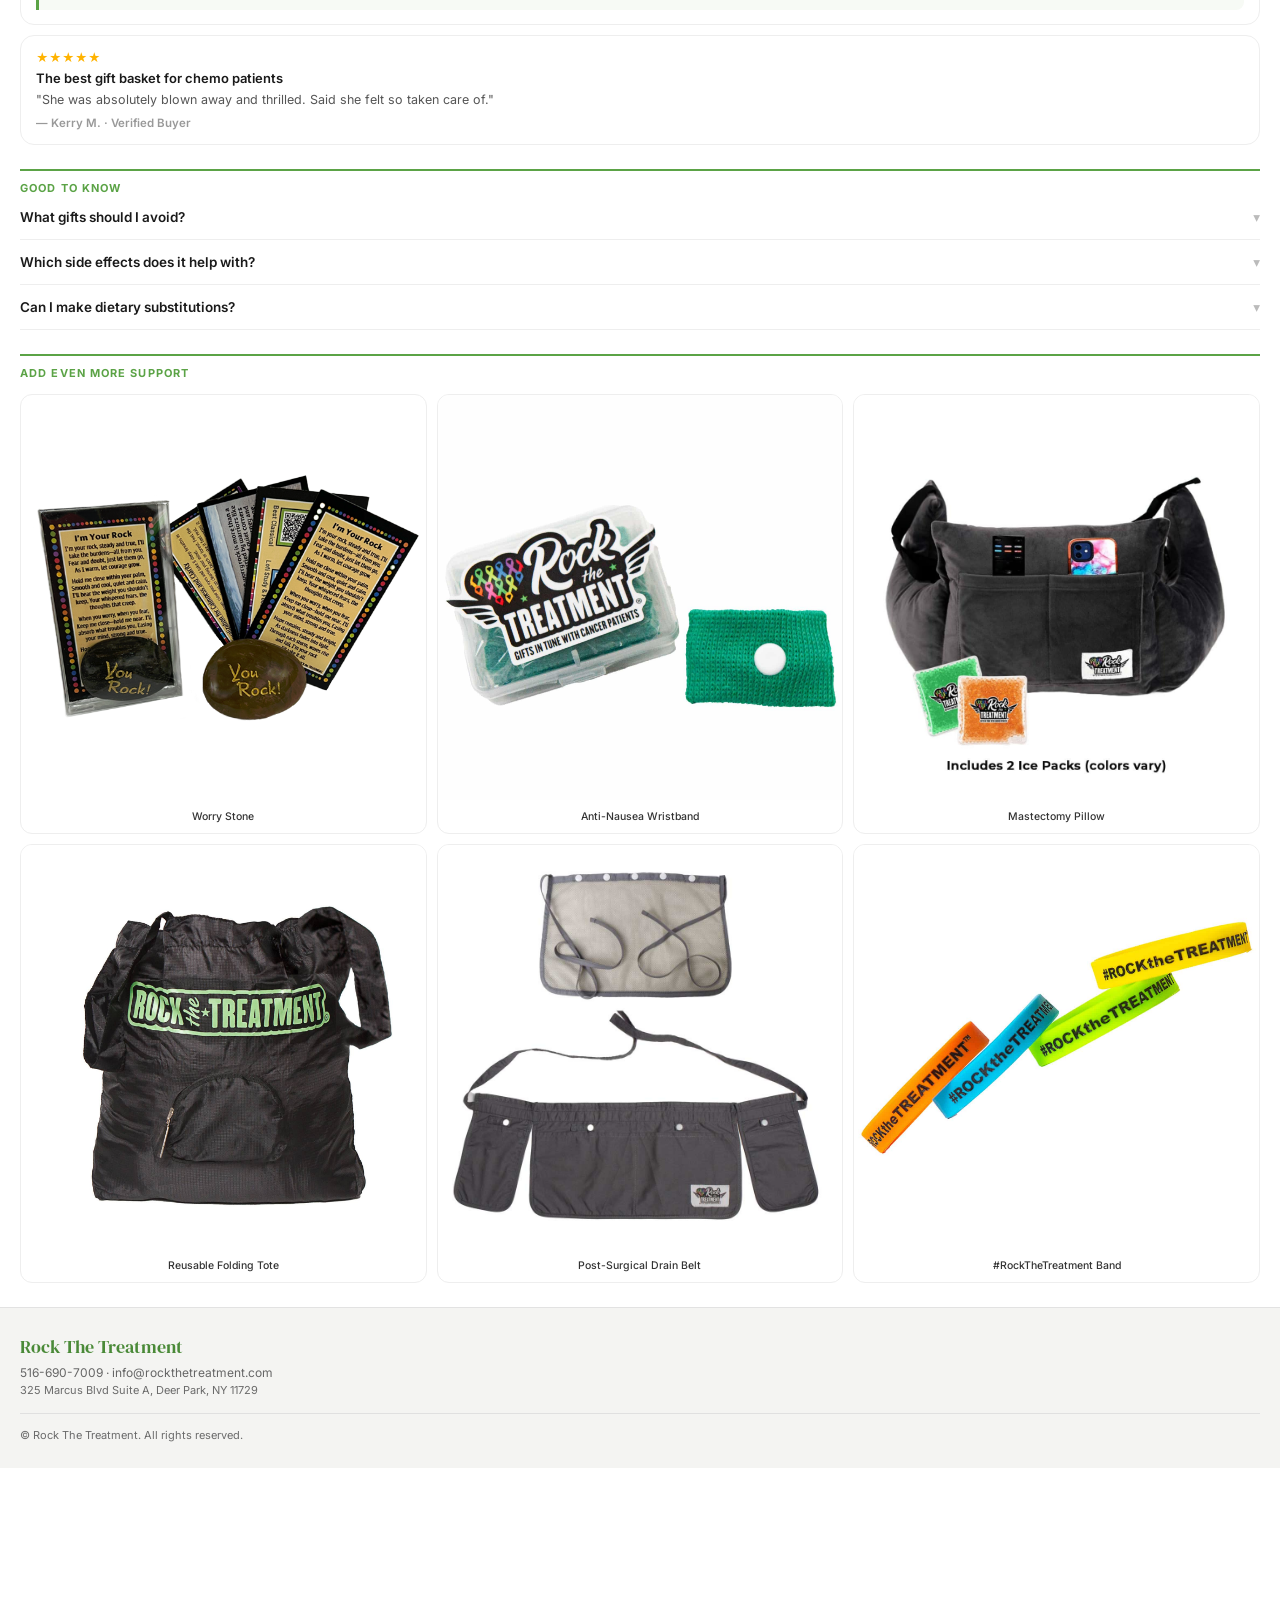
<file: 1c.html>
<!DOCTYPE html>
<html lang="en">
<head>
<meta charset="utf-8">
<meta name="viewport" content="width=device-width, initial-scale=1, viewport-fit=cover">
<title>Large Women's Chemo Care Package · Rock The Treatment</title>
<meta name="description" content="See everything in the box: over 20 doctor-informed comforts for skin, nausea, warmth and the mind — plus a free celebration gift. No guesswork.">
<link rel="icon" href="data:image/svg+xml,%3Csvg%20xmlns=%27http://www.w3.org/2000/svg%27%20viewBox=%270%200%20100%20100%27%3E%3Crect%20width=%27100%27%20height=%27100%27%20rx=%2720%27%20fill=%27%235ba346%27/%3E%3Ctext%20x=%2750%27%20y=%2764%27%20font-family=%27Georgia,serif%27%20font-size=%2734%27%20font-weight=%27700%27%20text-anchor=%27middle%27%20fill=%27%23fff%27%3ERTT%3C/text%3E%3C/svg%3E">
<link rel="preconnect" href="https://fonts.googleapis.com">
<link rel="preconnect" href="https://fonts.gstatic.com" crossorigin>
<link href="https://fonts.googleapis.com/css2?family=DM+Serif+Display&family=Inter:wght@400;500;600;700;800&display=swap" rel="stylesheet">
<link rel="stylesheet" href="product.css">
<style>body{background:#fff}</style>
</head>
<body>
<div class="screen" style="background:#fff">

  <div style="position:sticky;top:0;z-index:6;display:flex;justify-content:space-between;align-items:center;padding:10px 20px;background:#fff;border-bottom:1px solid #f2f2f2;font-size:13px;font-weight:600;color:#1a1a1a">
    <span>9:41</span><img src="public/assets/uploads/2023/01/RTT.S1.tm_.new-logo.png" alt="Rock The Treatment" style="height:26px"><span>🛒</span>
  </div>

  <img src="public/assets/uploads/2018/04/Women-Large-Chemo-Basket-Main.jpg" alt="Large Women's Chemo Care Package" style="width:100%;display:block;aspect-ratio:4/3;object-fit:cover">

  <div style="padding:16px 20px 8px">
    <div style="display:flex;align-items:center;gap:8px;font-size:13px;font-weight:600;color:#333"><span style="color:#ffb300">★★★★★</span><span>5.0 · 254 reviews</span></div>
    <h1 style="font-family:'DM Serif Display',serif;font-weight:400;font-size:25px;line-height:1.18;color:#1a1a1a;margin:8px 0 0">Large Women's Chemo Care Package</h1>
    <p style="font-size:14px;line-height:1.6;color:#555;margin:10px 0 0"><strong style="color:#1a1a1a">Everything below is in the box.</strong> Over 20 doctor-informed comforts for skin, nausea, warmth, and the mind — no guesswork.</p>
  </div>

  <div style="padding:16px 20px 4px">
    <div style="font-family:'Inter';font-size:11px;font-weight:700;letter-spacing:.1em;text-transform:uppercase;color:#5ba346;border-top:2px solid #5ba346;padding-top:10px">Inside the package</div>
  </div>
  <div style="display:grid;grid-template-columns:1fr 1fr;gap:12px;padding:8px 20px 4px">
    <div style="border:1px solid #eee;border-radius:14px;overflow:hidden;background:#fff"><img src="public/assets/uploads/2019/05/lindi-face-serum.jpg" alt="Lindi Skin Face Serum" style="width:100%;height:96px;object-fit:cover;display:block"><div style="padding:9px 10px 12px"><div style="font-size:12.5px;font-weight:600;color:#1a1a1a;line-height:1.25">Lindi Skin Face Serum</div><div style="font-size:11px;color:#888;line-height:1.35;margin-top:3px">Soothes redness, itching & irritation</div></div></div>
    <div style="border:1px solid #eee;border-radius:14px;overflow:hidden;background:#fff"><img src="public/assets/uploads/2019/07/eye-pillow.jpg" alt="Hot & Cold Eye Pillow" style="width:100%;height:96px;object-fit:cover;display:block"><div style="padding:9px 10px 12px"><div style="font-size:12.5px;font-weight:600;color:#1a1a1a;line-height:1.25">Hot & Cold Eye Pillow</div><div style="font-size:11px;color:#888;line-height:1.35;margin-top:3px">Aromatherapy for nausea & headaches</div></div></div>
    <div style="border:1px solid #eee;border-radius:14px;overflow:hidden;background:#fff"><img src="public/assets/uploads/2018/04/fuzzy-socks.jpg" alt="Soft & Cozy Socks" style="width:100%;height:96px;object-fit:cover;display:block"><div style="padding:9px 10px 12px"><div style="font-size:12.5px;font-weight:600;color:#1a1a1a;line-height:1.25">Soft & Cozy Socks</div><div style="font-size:11px;color:#888;line-height:1.35;margin-top:3px">Warmth for chilly treatment rooms</div></div></div>
    <div style="border:1px solid #eee;border-radius:14px;overflow:hidden;background:#fff"><img src="public/assets/uploads/2019/07/knit-cap.jpg" alt="RTT Chemo Beanie" style="width:100%;height:96px;object-fit:cover;display:block"><div style="padding:9px 10px 12px"><div style="font-size:12.5px;font-weight:600;color:#1a1a1a;line-height:1.25">RTT Chemo Beanie</div><div style="font-size:11px;color:#888;line-height:1.35;margin-top:3px">Soft embroidered knit cap</div></div></div>
    <div style="border:1px solid #eee;border-radius:14px;overflow:hidden;background:#fff"><img src="public/assets/uploads/2019/05/queasy-pops.jpg" alt="Queasy Pops" style="width:100%;height:96px;object-fit:cover;display:block"><div style="padding:9px 10px 12px"><div style="font-size:12.5px;font-weight:600;color:#1a1a1a;line-height:1.25">Queasy Pops</div><div style="font-size:11px;color:#888;line-height:1.35;margin-top:3px">Drug-free, doctor-recommended</div></div></div>
    <div style="border:1px solid #eee;border-radius:14px;overflow:hidden;background:#fff"><img src="public/assets/uploads/2023/04/Puzzle-Book.jpg" alt="Puzzles & Brain Teasers" style="width:100%;height:96px;object-fit:cover;display:block"><div style="padding:9px 10px 12px"><div style="font-size:12.5px;font-weight:600;color:#1a1a1a;line-height:1.25">Puzzles & Brain Teasers</div><div style="font-size:11px;color:#888;line-height:1.35;margin-top:3px">Gentle focus for the mind</div></div></div>
    <div style="border:1px solid #eee;border-radius:14px;overflow:hidden;background:#fff"><img src="public/assets/uploads/2023/06/bell.png" alt="Free Celebration Gift" style="width:100%;height:96px;object-fit:contain;display:block;background:#fbfbf8"><div style="padding:9px 10px 12px"><div style="font-size:12.5px;font-weight:600;color:#1a1a1a;line-height:1.25">Free Celebration Gift</div><div style="font-size:11px;color:#888;line-height:1.35;margin-top:3px">End-of-treatment bell — free</div></div></div>
    <div style="border:1px solid #eee;border-radius:14px;overflow:hidden;background:#fff"><img src="public/assets/uploads/2019/05/lindi-body-lotion.jpg" alt="Lindi Skin Body Lotion" style="width:100%;height:96px;object-fit:cover;display:block"><div style="padding:9px 10px 12px"><div style="font-size:12.5px;font-weight:600;color:#1a1a1a;line-height:1.25">Lindi Skin Body Lotion</div><div style="font-size:11px;color:#888;line-height:1.35;margin-top:3px">Vitamins C &amp; E, chamomile &amp; cucumber</div></div></div>
    <div style="border:1px solid #eee;border-radius:14px;overflow:hidden;background:#fff"><img src="public/assets/uploads/2019/07/lip-care.jpg" alt="Goat Milk Lip Balm" style="width:100%;height:96px;object-fit:cover;display:block"><div style="padding:9px 10px 12px"><div style="font-size:12.5px;font-weight:600;color:#1a1a1a;line-height:1.25">Goat Milk Lip Balm</div><div style="font-size:11px;color:#888;line-height:1.35;margin-top:3px">Beeswax, shea butter &amp; coconut oil</div></div></div>
    <div style="border:1px solid #eee;border-radius:14px;overflow:hidden;background:#fff"><img src="public/assets/uploads/2019/05/dionis-hand-cream-.png" alt="Goat Milk Skin Cream" style="width:100%;height:96px;object-fit:cover;display:block"><div style="padding:9px 10px 12px"><div style="font-size:12.5px;font-weight:600;color:#1a1a1a;line-height:1.25">Goat Milk Skin Cream</div><div style="font-size:11px;color:#888;line-height:1.35;margin-top:3px">Rich, unscented, full of vitamins</div></div></div>
    <div style="border:1px solid #eee;border-radius:14px;overflow:hidden;background:#fff"><img src="public/assets/uploads/2019/05/10-dry-mouth-lozenges.jpg" alt="Dry Mouth Lozenges" style="width:100%;height:96px;object-fit:cover;display:block"><div style="padding:9px 10px 12px"><div style="font-size:12.5px;font-weight:600;color:#1a1a1a;line-height:1.25">Dry Mouth Lozenges</div><div style="font-size:11px;color:#888;line-height:1.35;margin-top:3px">Sugar-free, #1 doctor-recommended</div></div></div>
    <div style="border:1px solid #eee;border-radius:14px;overflow:hidden;background:#fff"><img src="public/assets/uploads/2019/05/peppermint-candy-crop.jpg" alt="Peppermint Drops" style="width:100%;height:96px;object-fit:cover;display:block"><div style="padding:9px 10px 12px"><div style="font-size:12.5px;font-weight:600;color:#1a1a1a;line-height:1.25">Peppermint Drops</div><div style="font-size:11px;color:#888;line-height:1.35;margin-top:3px">Eases nausea and headaches</div></div></div>
    <div style="border:1px solid #eee;border-radius:14px;overflow:hidden;background:#fff"><img src="public/assets/uploads/2019/05/peppermint-tea.jpeg" alt="Herbal Tea" style="width:100%;height:96px;object-fit:cover;display:block"><div style="padding:9px 10px 12px"><div style="font-size:12.5px;font-weight:600;color:#1a1a1a;line-height:1.25">Herbal Tea</div><div style="font-size:11px;color:#888;line-height:1.35;margin-top:3px">Anti-inflammatory polyphenols</div></div></div>
    <div style="border:1px solid #eee;border-radius:14px;overflow:hidden;background:#fff"><img src="public/assets/uploads/2019/07/nuts.jpg" alt="Nut & Dried Fruit Mix" style="width:100%;height:96px;object-fit:cover;display:block"><div style="padding:9px 10px 12px"><div style="font-size:12.5px;font-weight:600;color:#1a1a1a;line-height:1.25">Nut &amp; Dried Fruit Mix</div><div style="font-size:11px;color:#888;line-height:1.35;margin-top:3px">Fiber, potassium &amp; protein</div></div></div>
    <div style="border:1px solid #eee;border-radius:14px;overflow:hidden;background:#fff"><img src="public/assets/uploads/2023/04/Copy-of-Drk-Choc-and-Berries.jpeg" alt="Dark Chocolate Berries" style="width:100%;height:96px;object-fit:cover;display:block"><div style="padding:9px 10px 12px"><div style="font-size:12.5px;font-weight:600;color:#1a1a1a;line-height:1.25">Dark Chocolate Berries</div><div style="font-size:11px;color:#888;line-height:1.35;margin-top:3px">Antioxidant-rich, gluten free</div></div></div>
    <div style="border:1px solid #eee;border-radius:14px;overflow:hidden;background:#fff"><img src="public/assets/uploads/2019/05/peanut-butter-crackers-crop.jpg" alt="PB Sandwich Crackers" style="width:100%;height:96px;object-fit:cover;display:block"><div style="padding:9px 10px 12px"><div style="font-size:12.5px;font-weight:600;color:#1a1a1a;line-height:1.25">PB Sandwich Crackers</div><div style="font-size:11px;color:#888;line-height:1.35;margin-top:3px">Protein to boost energy</div></div></div>
    <div style="border:1px solid #eee;border-radius:14px;overflow:hidden;background:#fff"><img src="public/assets/uploads/2018/04/Copy-of-distractivities.jpg" alt="Adult Coloring Book Set" style="width:100%;height:96px;object-fit:cover;display:block"><div style="padding:9px 10px 12px"><div style="font-size:12.5px;font-weight:600;color:#1a1a1a;line-height:1.25">Adult Coloring Book Set</div><div style="font-size:11px;color:#888;line-height:1.35;margin-top:3px">Includes pencils &amp; sharpener</div></div></div>
    <div style="border:1px solid #eee;border-radius:14px;overflow:hidden;background:#fff"><img src="public/assets/uploads/2020/07/Copy-of-note-cards-w-env.jpg" alt="Custom Note Cards" style="width:100%;height:96px;object-fit:cover;display:block"><div style="padding:9px 10px 12px"><div style="font-size:12.5px;font-weight:600;color:#1a1a1a;line-height:1.25">Custom Note Cards</div><div style="font-size:11px;color:#888;line-height:1.35;margin-top:3px">Write notes to loved ones</div></div></div>
    <div style="border:1px solid #eee;border-radius:14px;overflow:hidden;background:#fff"><img src="public/assets/uploads/2021/07/Cancer-Organizer-Card-with-QRcardwhite.jpg" alt="Cancer Health Organizer" style="width:100%;height:96px;object-fit:cover;display:block"><div style="padding:9px 10px 12px"><div style="font-size:12.5px;font-weight:600;color:#1a1a1a;line-height:1.25">Cancer Health Organizer</div><div style="font-size:11px;color:#888;line-height:1.35;margin-top:3px">Track meds &amp; appointments</div></div></div>
    <div style="border:1px solid #eee;border-radius:14px;overflow:hidden;background:#fff"><img src="public/assets/uploads/2019/05/jelly-belly-cocktail-crop.jpg" alt="Jelly Belly Cocktails" style="width:100%;height:96px;object-fit:cover;display:block"><div style="padding:9px 10px 12px"><div style="font-size:12.5px;font-weight:600;color:#1a1a1a;line-height:1.25">Jelly Belly Cocktails</div><div style="font-size:11px;color:#888;line-height:1.35;margin-top:3px">Fun without the hangover</div></div></div>
  </div>

  <div style="margin:22px 20px 4px;background:#f7faf5;border:1px solid #e2efdb;border-radius:14px;padding:15px 16px">
    <div style="font-family:'DM Serif Display',serif;font-size:17px;color:#1a1a1a">Bought separately? Over $220.</div>
    <p style="font-size:12.5px;line-height:1.5;color:#5a6a52;margin:5px 0 0">Curated, hand-packed, and shipped ready to gift — plus a free celebration gift — for <strong style="color:#1a1a1a">$159.99</strong>.</p>
  </div>

  <div style="padding:20px 20px 4px;border-top:6px solid #f4f4f4">
    <div style="font-family:'Inter';font-size:11px;font-weight:700;letter-spacing:.1em;text-transform:uppercase;color:#5ba346;border-top:2px solid #5ba346;padding-top:10px">Reviews</div>
    <div style="display:flex;align-items:center;gap:14px;margin-top:14px"><div><div style="font-family:'DM Serif Display',serif;font-size:40px;color:#1a1a1a;line-height:1">5.0</div><div style="color:#ffb300;font-size:15px">★★★★★</div></div><div style="font-size:12px;color:#888;line-height:1.4">Based on<br><strong style="color:#1a1a1a">254 reviews</strong></div></div>
    <div style="border:1px solid #eee;border-radius:14px;padding:14px 15px;margin-top:14px"><div style="color:#ffb300;font-size:12px">★★★★★</div><div style="font-size:13px;font-weight:600;color:#1a1a1a;margin-top:5px">Stacey is an angel</div><p style="font-size:12.5px;line-height:1.5;color:#555;margin:5px 0 0">"Stacey expedited the package to my daughter in time for treatment. She was overwhelmed by the care and personal touches."</p><div style="font-size:11.5px;color:#999;font-weight:600;margin-top:7px">— Gary W. · Verified Buyer</div><div style="background:#f7faf5;border-left:3px solid #5ba346;padding:9px 11px;margin-top:9px;border-radius:0 8px 8px 0;font-size:11.5px;line-height:1.5;color:#5a6a52"><strong style="color:#5ba346">Rock The Treatment</strong><br>We're honored we could help get it there in time. Wishing her continued strength.</div></div>
    <div style="border:1px solid #eee;border-radius:14px;padding:14px 15px;margin-top:10px"><div style="color:#ffb300;font-size:12px">★★★★★</div><div style="font-size:13px;font-weight:600;color:#1a1a1a;margin-top:5px">The best gift basket for chemo patients</div><p style="font-size:12.5px;line-height:1.5;color:#555;margin:5px 0 0">"She was absolutely blown away and thrilled. Said she felt so taken care of."</p><div style="font-size:11.5px;color:#999;font-weight:600;margin-top:7px">— Kerry M. · Verified Buyer</div></div>
  </div>

  <div style="padding:20px 20px 4px">
    <div style="font-family:'Inter';font-size:11px;font-weight:700;letter-spacing:.1em;text-transform:uppercase;color:#5ba346;border-top:2px solid #5ba346;padding-top:10px">Good to know</div>
    <div data-faq style="border-bottom:1px solid #eee;padding:14px 0;cursor:pointer"><div style="display:flex;justify-content:space-between;gap:12px;font-size:13.5px;font-weight:600;color:#1a1a1a">What gifts should I avoid?<span class="faq-chevron" data-faq-chevron>▾</span></div><div class="faq-panel" data-faq-panel><p style="font-size:12.5px;line-height:1.55;color:#666;margin:9px 0 0">Avoid flowers, strong scents and sugary foods. Every item here is safe and doctor-recommended.</p></div></div>
    <div data-faq style="border-bottom:1px solid #eee;padding:14px 0;cursor:pointer"><div style="display:flex;justify-content:space-between;gap:12px;font-size:13.5px;font-weight:600;color:#1a1a1a">Which side effects does it help with?<span class="faq-chevron" data-faq-chevron>▾</span></div><div class="faq-panel" data-faq-panel><p style="font-size:12.5px;line-height:1.55;color:#666;margin:9px 0 0">Nausea, dry mouth, fatigue, skin sensitivity, cold extremities and "chemo brain" — each is addressed by items inside.</p></div></div>
    <div data-faq style="border-bottom:1px solid #eee;padding:14px 0;cursor:pointer"><div style="display:flex;justify-content:space-between;gap:12px;font-size:13.5px;font-weight:600;color:#1a1a1a">Can I make dietary substitutions?<span class="faq-chevron" data-faq-chevron>▾</span></div><div class="faq-panel" data-faq-panel><p style="font-size:12.5px;line-height:1.55;color:#666;margin:9px 0 0">Yes — sugar-free, vegan, dairy-free, nut-free, gluten-free, kosher and organic. Note your needs at checkout.</p></div></div>
  </div>

  <div style="padding:20px 20px 6px">
    <div style="font-family:'Inter';font-size:11px;font-weight:700;letter-spacing:.1em;text-transform:uppercase;color:#5ba346;border-top:2px solid #5ba346;padding-top:10px;margin-bottom:14px">Add even more support</div>
    <div style="display:grid;grid-template-columns:1fr 1fr 1fr;gap:10px">
      <a href="https://www.rockthetreatment.com/you-rock-worry-stone-package/" style="border:1px solid #eee;border-radius:12px;overflow:hidden;text-align:center;display:block"><img src="public/assets/uploads/2025/04/YOU-ROCK-Worry-Stone-Package.png" alt="Worry Stone" style="width:100%;aspect-ratio:1/1;object-fit:cover"><div style="font-size:10.5px;font-weight:500;padding:6px 5px 9px;line-height:1.3;color:#333">Worry Stone</div></a>
      <a href="https://www.rockthetreatment.com/anti-nausea-wristband/" style="border:1px solid #eee;border-radius:12px;overflow:hidden;text-align:center;display:block"><img src="public/assets/uploads/2023/08/nausea-wrist-1.jpg" alt="Anti-Nausea Wristband" style="width:100%;aspect-ratio:1/1;object-fit:cover"><div style="font-size:10.5px;font-weight:500;padding:6px 5px 9px;line-height:1.3;color:#333">Anti-Nausea Wristband</div></a>
      <a href="https://www.rockthetreatment.com/mastectomy-pillow/" style="border:1px solid #eee;border-radius:12px;overflow:hidden;text-align:center;display:block"><img src="public/assets/uploads/2024/01/mast-pill-fronticepacks-1.jpg" alt="Mastectomy Pillow" style="width:100%;aspect-ratio:1/1;object-fit:cover"><div style="font-size:10.5px;font-weight:500;padding:6px 5px 9px;line-height:1.3;color:#333">Mastectomy Pillow</div></a>
      <a href="https://www.rockthetreatment.com/reusable-folding-tote-bag/" style="border:1px solid #eee;border-radius:12px;overflow:hidden;text-align:center;display:block"><img src="public/assets/uploads/2020/07/Copy-of-tote-standing-1.jpg" alt="Folding Tote" style="width:100%;aspect-ratio:1/1;object-fit:cover"><div style="font-size:10.5px;font-weight:500;padding:6px 5px 9px;line-height:1.3;color:#333">Reusable Folding Tote</div></a>
      <a href="https://www.rockthetreatment.com/post-surgical-drain-belt-with-shower-bag/" style="border:1px solid #eee;border-radius:12px;overflow:hidden;text-align:center;display:block"><img src="public/assets/uploads/2024/01/belt-and-shower.jpg" alt="Drain Belt" style="width:100%;aspect-ratio:1/1;object-fit:cover"><div style="font-size:10.5px;font-weight:500;padding:6px 5px 9px;line-height:1.3;color:#333">Post-Surgical Drain Belt</div></a>
      <a href="https://www.rockthetreatment.com/wristband/" style="border:1px solid #eee;border-radius:12px;overflow:hidden;text-align:center;display:block"><img src="public/assets/uploads/2020/07/Copy-of-bracelets.jpg" alt="Wristband" style="width:100%;aspect-ratio:1/1;object-fit:cover"><div style="font-size:10.5px;font-weight:500;padding:6px 5px 9px;line-height:1.3;color:#333">#RockTheTreatment Band</div></a>
    </div>
  </div>

  <div style="background:#f4f4f2;color:#666;padding:26px 20px;margin-top:18px;border-top:1px solid #e2e2e2">
    <div style="font-family:'DM Serif Display',serif;font-size:18px;color:#4a8a38">Rock The Treatment</div>
    <div style="font-size:12px;margin-top:6px">516-690-7009 · info@rockthetreatment.com</div>
    <div style="font-size:11px;margin-top:3px;color:#6b6b6b">325 Marcus Blvd Suite A, Deer Park, NY 11729</div>
    <div style="font-size:11px;margin-top:16px;padding-top:14px;border-top:1px solid #e0e0e0;color:#6b6b6b">© Rock The Treatment. All rights reserved.</div>
  </div>

  <div style="height:100px"></div>
  <div style="position:sticky;bottom:0;background:#fff;border-top:1px solid #eee;padding:12px 16px 18px;box-shadow:0 -8px 24px -12px rgba(0,0,0,.25)">
    <div style="display:flex;align-items:center;gap:10px">
      <div data-qty style="display:flex;align-items:center;border:1px solid #ddd;border-radius:12px;overflow:hidden;flex:0 0 auto">
        <button data-qty-dec aria-label="Decrease quantity" style="width:38px;height:54px;border:none;background:#fff;font-size:20px;color:#333;cursor:pointer">−</button>
        <span data-qty-value style="width:28px;text-align:center;font-weight:700;font-size:15px">1</span>
        <button data-qty-inc aria-label="Increase quantity" style="width:38px;height:54px;border:none;background:#fff;font-size:20px;color:#333;cursor:pointer">+</button>
      </div>
      <a href="https://www.rockthetreatment.com/?add-to-cart=248" style="flex:1;display:flex;flex-direction:column;align-items:center;justify-content:center;height:54px;background:#3f7a2c;color:#fff;border-radius:12px;font-weight:700;font-size:15px;box-shadow:0 8px 20px -6px rgba(63,122,44,.55)">Add to Cart · $159.99<span style="font-size:10.5px;font-weight:500;opacity:.9;margin-top:1px">Free shipping · Ships in 1–2 days</span></a>
    </div>
  </div>

</div>
<script src="app.js"></script>
</body>
</html>
</file>
<file: product.css>
/* Shared base for the three standalone product pages (1a/1b/1c).
   Each page is a genuine full-screen, body-scrolling mobile document:
   the sticky header and sticky Add-to-Cart bar anchor to the viewport,
   so on a real phone it behaves exactly like a live product page, and
   inside the desktop showcase iframe it behaves like one on the phone. */

* { box-sizing: border-box; }

html, body {
  margin: 0;
  padding: 0;
  -webkit-font-smoothing: antialiased;
  -moz-osx-font-smoothing: grayscale;
  font-family: 'Inter', system-ui, -apple-system, sans-serif;
}

a { color: #5ba346; text-decoration: none; }
a:hover { color: #4a8a38; }

img { max-width: 100%; }

/* The scroll surface fills the viewport; page background lives here so the
   sticky bars blend seamlessly at the top and bottom edges. */
.screen {
  position: relative;
  min-height: 100vh;
}

/* Hide the scrollbar to preserve the clean mobile look (design parity). */
.screen::-webkit-scrollbar,
body::-webkit-scrollbar { width: 0; height: 0; }
body { scrollbar-width: none; }

/* Thumbnails: selected state renders a green ring, others a light ring. */
[data-thumb] { border: 2px solid #e6e6e6; }
[data-thumb][data-selected="true"] { border-color: #5ba346; }

/* FAQ accordion — collapsed by default, animates open via app.js. */
.faq-panel { overflow: hidden; transition: max-height .3s ease; max-height: 0; }
.faq-chevron { display: inline-block; transition: transform .3s ease; color: #bbb; }

button { font-family: inherit; }
</file>
